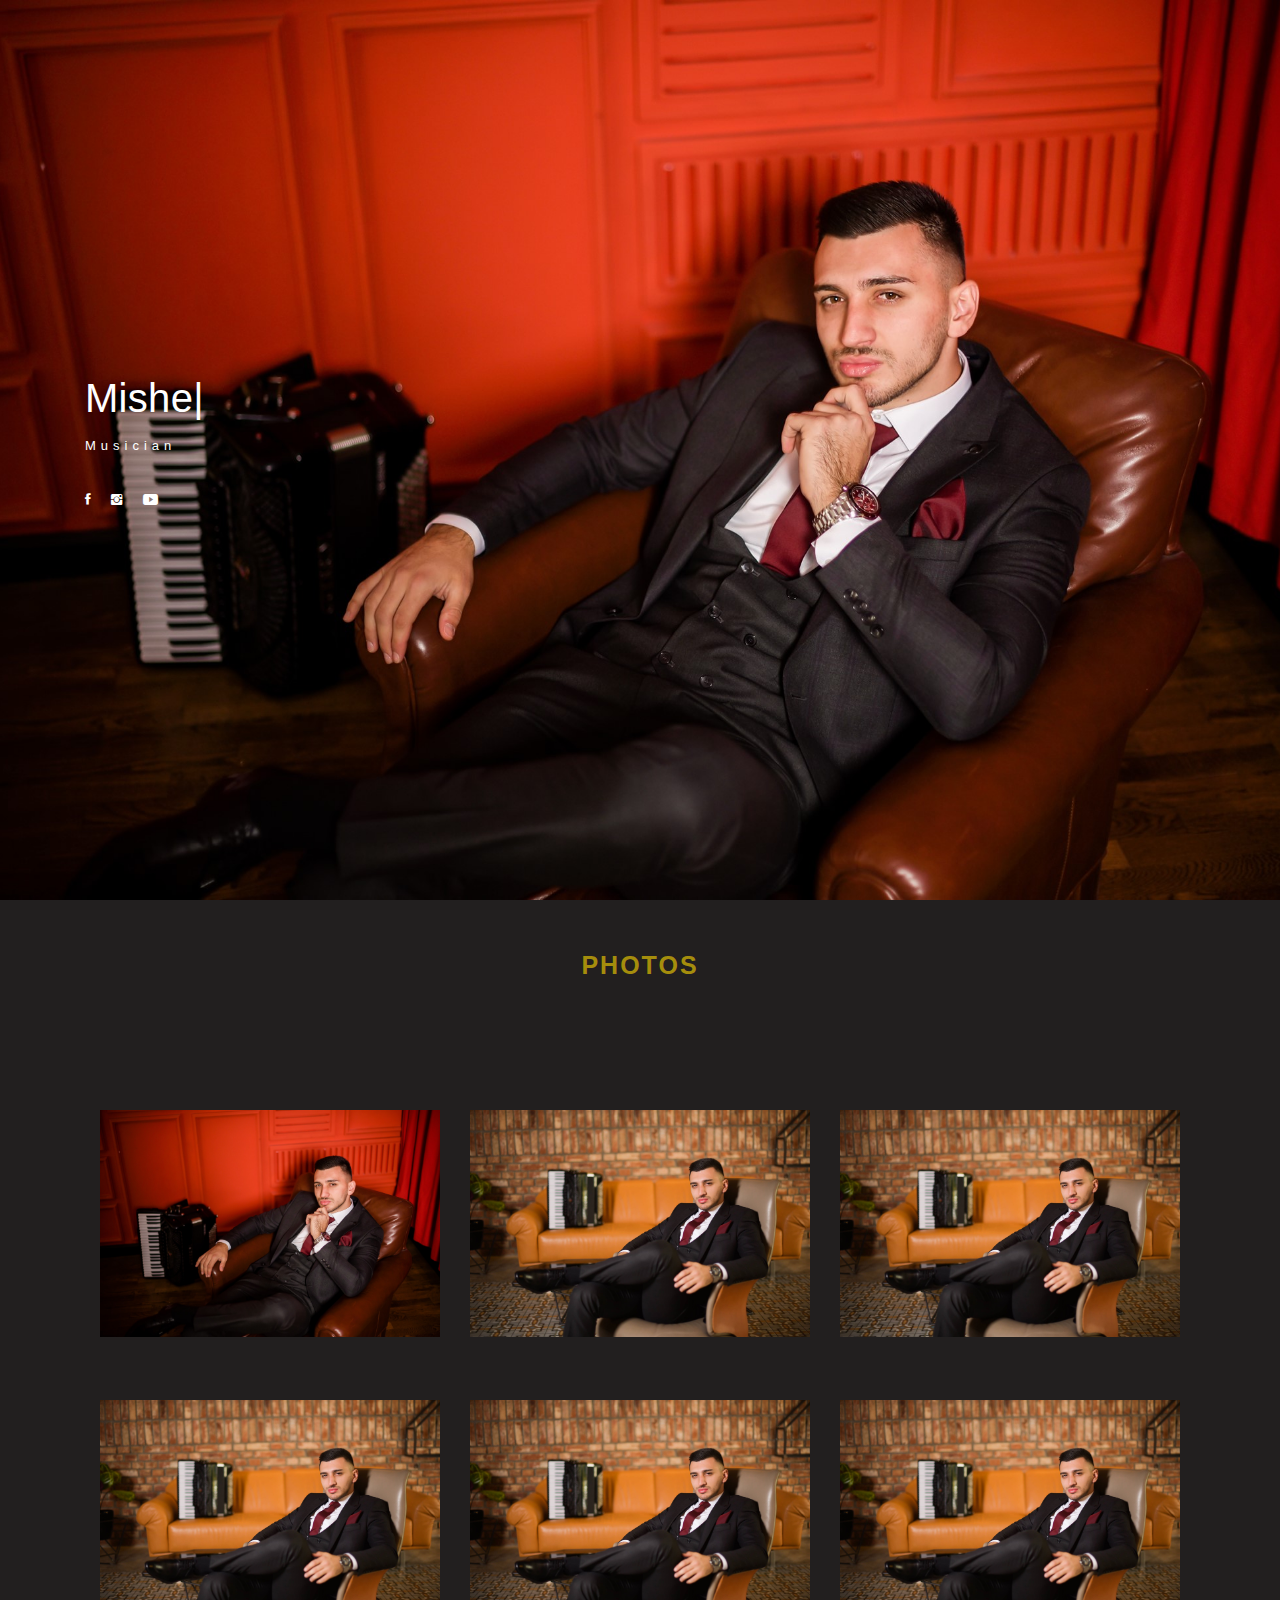
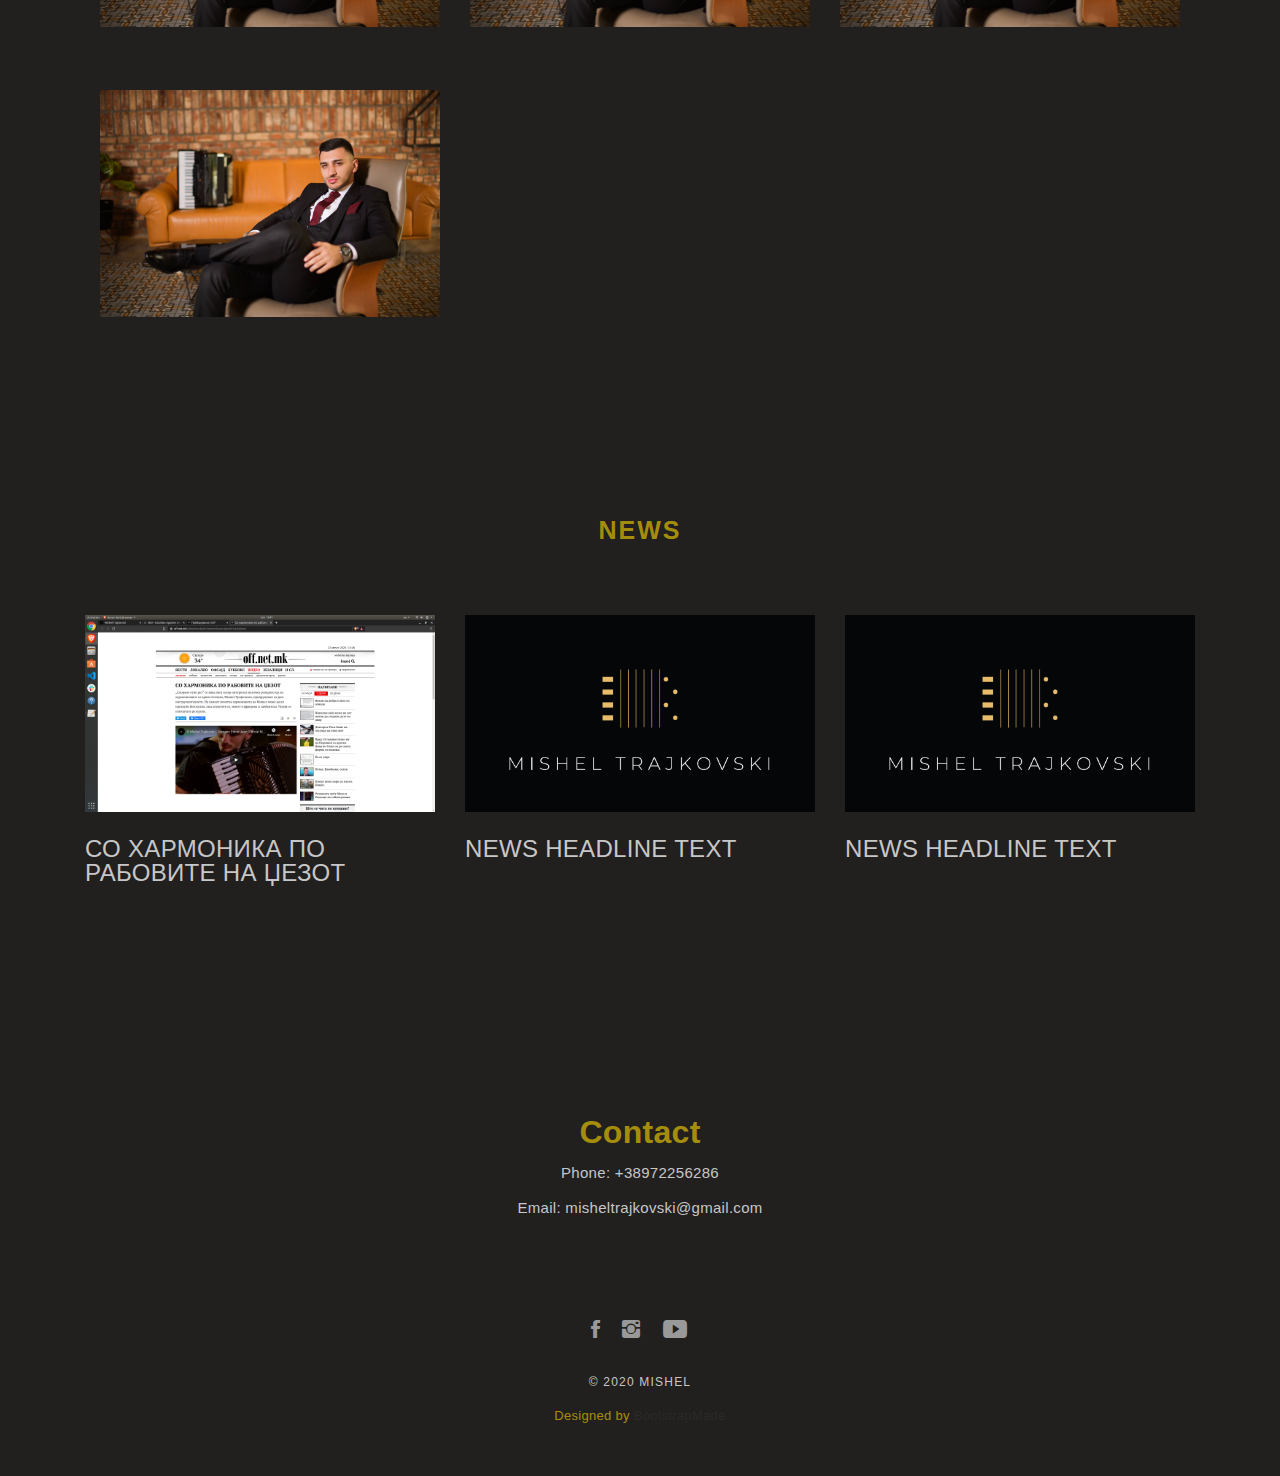
<file: Webpage/index.html>
<!DOCTYPE html>
<html lang="en">

<head>
  <!-- meta -->
  <meta charset="utf-8">
  <meta content="width=device-width, initial-scale=1.0" name="viewport">

  <title>Mishel Trajkovski</title>
  <meta content="" name="keywords">
  <meta content="" name="description">

  <!-- Google Fonts -->
  <link href="https://fonts.googleapis.com/css?family=Poppins:300,300i,400,400i,500,500i,600,600i,700,700i|Playfair+Display:400,400i,700,700i,900,900i" rel="stylesheet">

  <!-- Bootstrap CSS File -->
  <link href="lib/bootstrap/css/bootstrap.min.css" rel="stylesheet">

  <!-- Libraries CSS Files -->
  <link href="lib/ionicons/css/ionicons.min.css" rel="stylesheet">
  <link href="lib/owlcarousel/assets/owl.carousel.min.css" rel="stylesheet">
  <link href="lib/magnific-popup/magnific-popup.css" rel="stylesheet">
  <link href="lib/hover/hover.min.css" rel="stylesheet">

  <!-- Main Stylesheet File -->
  <link href="css/style.css" rel="stylesheet">

  <!-- Responsive css -->
  <link href="css/responsive.css" rel="stylesheet">

  <!-- Favicon -->
  <link rel="shortcut icon" href="images/mishel-logo.jpg">

  <!-- =======================================================
    Theme Name: Folio
    Theme URL: https://bootstrapmade.com/folio-bootstrap-portfolio-template/
    Author: BootstrapMade.com
    Author URL: https://bootstrapmade.com
  ======================================================= -->
</head>

<body>

  <!-- start section navbar -->
  <nav id="main-nav">
    <div class="row">
      <div class="container">

        <div class="logo">
          <a href="index.html"><img src="images/mishel-logo.jpg" alt="logo"></a>
        </div>

        <div class="responsive"><i data-icon="m" class="ion-navicon-round"></i></div>

        <ul class="nav-menu list-unstyled">
          <li><a href="about.html" class="smoothScroll">About</a></li>
          <li><a href="music.html" class="smoothScroll">Music</a></li>
          <li><a href="#contact" class="smoothScroll">Contact</a></li>
        </ul>

      </div>
    </div>
  </nav>
  <!-- End section navbar -->


  <!-- start section header -->
  <div id="header" class="home">

    <div class="container">
      <div class="header-content">
        <h1> <span class="typed"></span></h1>
        <p>Musician</p>

        <ul class="list-unstyled list-social">
          <li><a href="https://www.facebook.com/MishelTrajkovski/"><i class="ion-social-facebook"></i></a></li>
          <li><a href="https://www.instagram.com/misheltrajkovski/"><i class="ion-social-instagram"></i></a></li>
          <li><a href="https://www.youtube.com/channel/UCKeHnP7MVvu0O_TH0qCrCnA/featured"><i class="ion-social-youtube"></i></a></li>
        </ul>
      </div>
    </div>
  </div>
  <!-- End section header -->


  <!-- start section services -->
  <!-- <div id="services">
    <div class="container">

        <div class="services-carousel owl-theme">

          <div class="services-block">

            <i class="ion-ios-browsers-outline"></i>
            <span>UI/UX DESIGN</span>
            <p class="separator">To an English person, it will seem like simplified English,told me what </p>

          </div>

          <div class="services-block">

            <i class="ion-ios-lightbulb-outline"></i>
            <span>BRAND IDENTITY</span>
            <p class="separator">To an English person, it will seem like simplified English,told me what </p>

          </div>

          <div class="services-block">

            <i class="ion-ios-color-wand-outline"></i>
            <span>WEB DESIGN</span>
            <p class="separator">To an English person, it will seem like simplified English,told me what </p>

          </div>

          <div class="services-block">

            <i class="ion-social-android-outline"></i>
            <span>MOBILE APPS</span>
            <p class="separator">To an English person, it will seem like simplified English,told me what </p>

          </div>

          <div class="services-block">

            <i class="ion-ios-analytics-outline"></i>
            <span>Analytics</span>
            <p class="separator">To an English person, it will seem like simplified English,told me what </p>

          </div>

          <div class="services-block">

            <i class="ion-ios-camera-outline"></i>
            <span>PHOTOGRAPHY</span>
            <p class="separator">To an English person, it will seem like simplified English,told me what </p>

          </div>

        </div>

    </div>

  </div> -->
  <!-- end section services -->


  <!-- start section portfolio -->
  <div id="portfolio" class="text-center paddsection">

    <div class="container">
      <div class="section-title text-center">
        <h2>Photos</h2>
      </div>
    </div>

    <div class="container">
      <div class="row">
        <div class="col-md-12">

          <div class="portfolio-list">

            <ul class="nav list-unstyled" id="portfolio-flters">
              <!-- <li class="filter filter-active" data-filter=".all">Images</li> -->
              <!-- <li class="filter" data-filter=".branding">branding</li>
              <li class="filter" data-filter=".mockups">mockups</li>
              <li class="filter" data-filter=".uikits">ui kits</li>
              <li class="filter" data-filter=".webdesign">web design</li>
              <li class="filter" data-filter=".photography">photography</li> -->
            </ul>

          </div>

          <div class="portfolio-container">

            <div class="col-lg-4 col-md-6 portfolio-thumbnail all mockups webdesign photography">
              <a class="popup-img" href="images/mishel-media-1.jpg">
                <img src="images/mishel-media-1.jpg"  alt="img">
              </a>
            </div>

            <div class="col-lg-4 col-md-6 portfolio-thumbnail all mockups webdesign photography">
              <a class="popup-img" href="images/mishel-media-2.jpg">
                <img src="images/mishel-media-2.jpg"  alt="img">
              </a>
            </div>

            <div class="col-lg-4 col-md-6 portfolio-thumbnail all mockups webdesign photography">
              <a class="popup-img" href="images/mishel-media-2.jpg">
                <img src="images/mishel-media-2.jpg"  alt="img">
              </a>
            </div>

            <div class="col-lg-4 col-md-6 portfolio-thumbnail all mockups webdesign photography">
              <a class="popup-img" href="images/mishel-media-2.jpg">
                <img src="images/mishel-media-2.jpg"  alt="img">
              </a>
            </div>

            <div class="col-lg-4 col-md-6 portfolio-thumbnail all mockups webdesign photography">
              <a class="popup-img" href="images/mishel-media-2.jpg">
                <img src="images/mishel-media-2.jpg"  alt="img">
              </a>
            </div>

            <div class="col-lg-4 col-md-6 portfolio-thumbnail all mockups webdesign photography">
              <a class="popup-img" href="images/mishel-media-2.jpg">
                <img src="images/mishel-media-2.jpg"  alt="img">
              </a>
            </div>

            <div class="col-lg-4 col-md-6 portfolio-thumbnail all mockups webdesign photography">
              <a class="popup-img" href="images/mishel-media-2.jpg">
                <img src="images/mishel-media-2.jpg"  alt="img">
              </a>
            </div>

          </div>
        </div>
      </div>
    </div>

  </div>
  <!-- End section portfolio -->


  <!-- start section journal -->
  <div id="journal" class="text-left paddsection">

    <div class="container">
      <div class="section-title text-center">
        <h2>News</h2>
      </div>
    </div>

    <div class="container">
      <div class="journal-block">
        <div class="row">

          <div class="col-lg-4 col-md-6">
            <div class="journal-info">

              <a href="https://off.net.mk/video/muzika/so-harmonika-po-rabovite-na-dzhezot"><img src="images/mishel-vesti-1.jpg" class="img-responsive" alt="img"></a>

              <div class="journal-txt">

                <h4><a href="https://off.net.mk/video/muzika/so-harmonika-po-rabovite-na-dzhezot">СО ХАРМОНИКА ПО РАБОВИТЕ НА ЏЕЗОТ</a></h4>
                <!-- <p class="separator">To an English person, it will seem like simplified English</p> -->

              </div>

            </div>
          </div>

          <div class="col-lg-4 col-md-6">
            <div class="journal-info">

              <a href="blog-single.html"><img src="images/mishel-logo.jpg" class="img-responsive" alt="img"></a>

              <div class="journal-txt">

                <h4><a href="blog-single.html">NEWS HEADLINE TEXT</a></h4>
                <!-- <p class="separator">To an English person, it will seem like simplified English</p> -->

              </div>

            </div>
          </div>

          <div class="col-lg-4 col-md-6">
            <div class="journal-info">

              <a href="blog-single.html"><img src="images/mishel-logo.jpg" class="img-responsive" alt="img"></a>

              <div class="journal-txt">

                <h4><a href="blog-single.html">NEWS HEADLINE TEXT</a></h4>
                <!-- <p class="separator">To an English person, it will seem like simplified English</p> -->

              </div>

            </div>
          </div>

        </div>
      </div>
    </div>

  </div>
  <!-- End section journal -->


  <!-- start section contact -->
  <div id="contact" class="paddsection">
    <div class="contact-centered-text">
      <h2>Contact</h2>

      <p>Phone: +38972256286</p>
      <p>Email: misheltrajkovski@gmail.com</p>
      <!-- <p>Skopje, North Macedonia</p> -->
    </div>
  </div>
  <!-- End sectoion contact -->


  <!-- start section footer -->
  <div id="footer" class="text-center">
    <div class="container">
      <div class="socials-media text-center">

        <ul class="list-unstyled">
          <li><a href="https://www.facebook.com/MishelTrajkovski/"><i class="ion-social-facebook"></i></a></li>
          <li><a href="https://www.instagram.com/misheltrajkovski/"><i class="ion-social-instagram"></i></a></li>
          <li><a href="https://www.youtube.com/channel/UCKeHnP7MVvu0O_TH0qCrCnA/featured"><i class="ion-social-youtube"></i></a></li>
        </ul>

      </div>

      <p>&copy; 2020  Mishel</p>

      <div class="credits">
        <!--
          All the links in the footer should remain intact.
          You can delete the links only if you purchased the pro version.
          Licensing information: https://bootstrapmade.com/license/
          Purchase the pro version with working PHP/AJAX contact form: https://bootstrapmade.com/buy/?theme=Folio
        -->
        Designed by <a href="https://bootstrapmade.com/">BootstrapMade</a>
      </div>

    </div>
  </div>
  <!-- End section footer -->

  <!-- JavaScript Libraries -->
  <script src="lib/jquery/jquery.min.js"></script>
  <script src="lib/jquery/jquery-migrate.min.js"></script>
  <script src="lib/bootstrap/js/bootstrap.bundle.min.js"></script>
  <script src="lib/typed/typed.js"></script>
  <script src="lib/owlcarousel/owl.carousel.min.js"></script>
  <script src="lib/magnific-popup/magnific-popup.min.js"></script>
  <script src="lib/isotope/isotope.pkgd.min.js"></script>

  <!-- Contact Form JavaScript File -->
  <script src="contactform/contactform.js"></script>

  <!-- Template Main Javascript File -->
  <script src="js/main.js"></script>

</body>

</html>
</file>
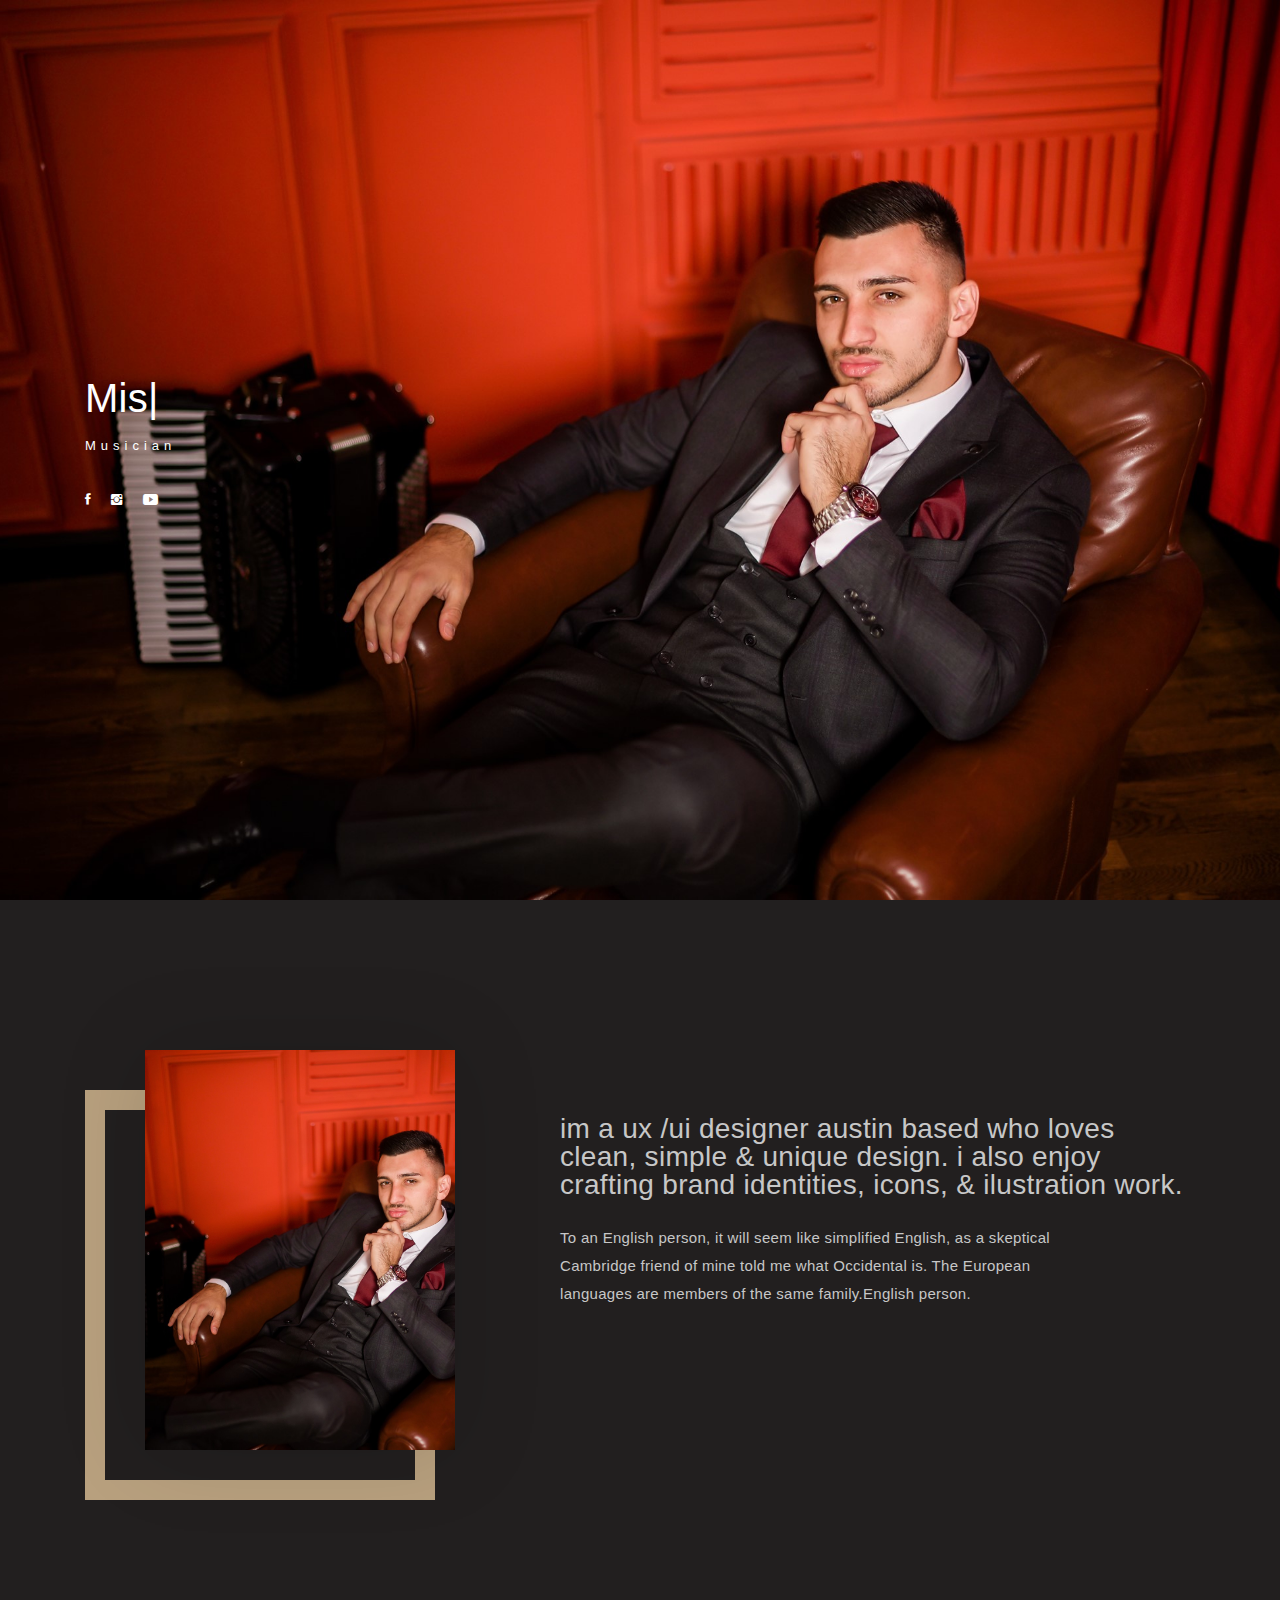
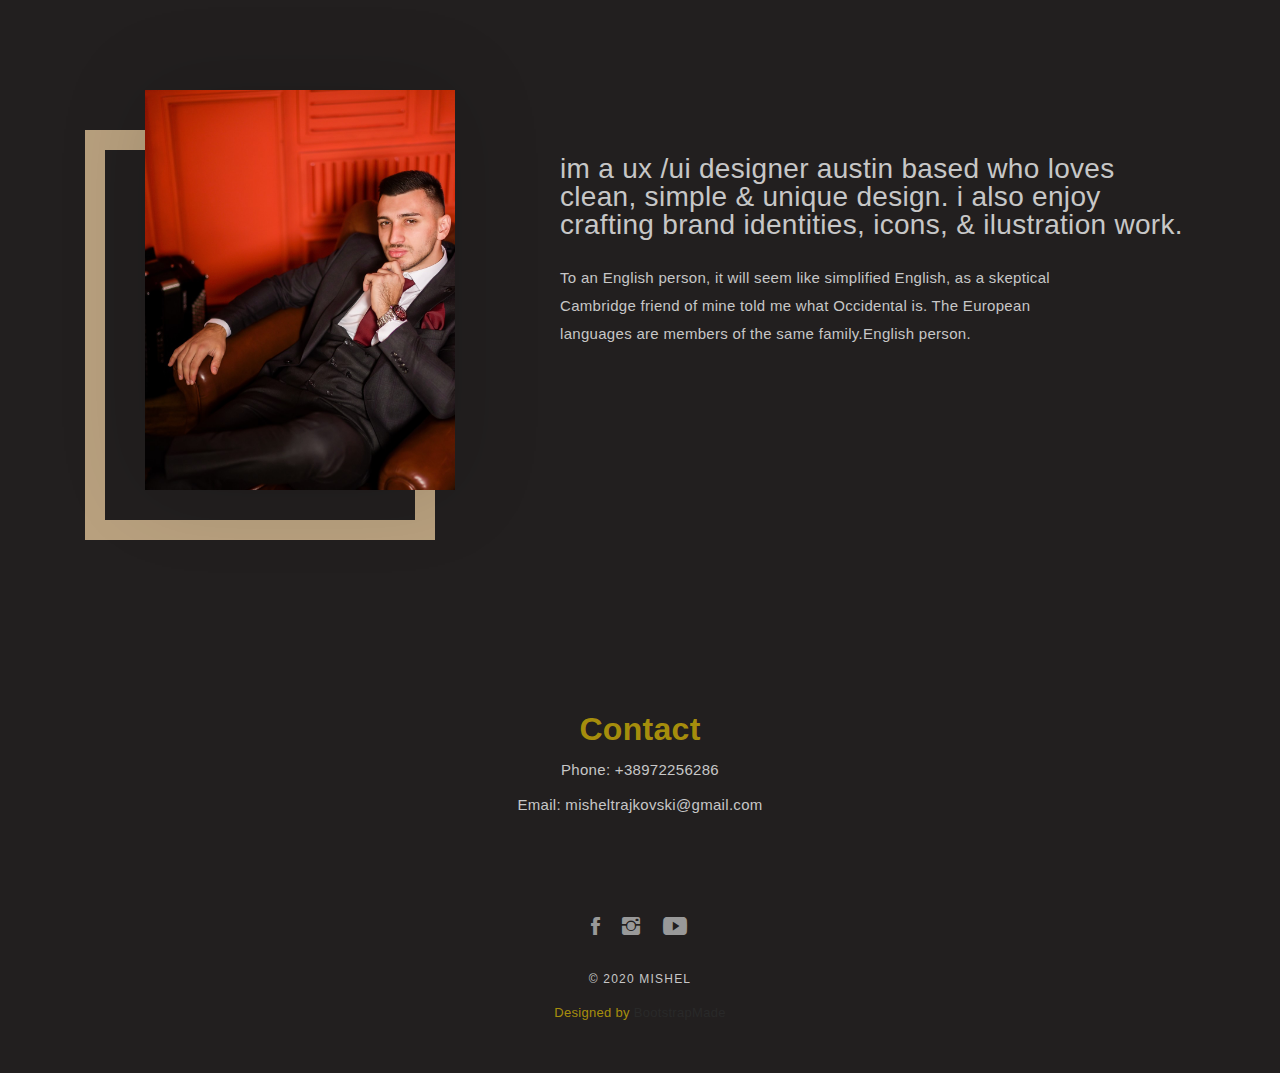
<file: Webpage/about.html>
<!DOCTYPE html>
<html lang="en">

<head>
  <!-- meta -->
  <meta charset="utf-8">
  <meta content="width=device-width, initial-scale=1.0" name="viewport">

  <title>Mishel Trajkovski</title>
  <meta content="" name="keywords">
  <meta content="" name="description">

  <!-- Google Fonts -->
  <link href="https://fonts.googleapis.com/css?family=Poppins:300,300i,400,400i,500,500i,600,600i,700,700i|Playfair+Display:400,400i,700,700i,900,900i" rel="stylesheet">

  <!-- Bootstrap CSS File -->
  <link href="lib/bootstrap/css/bootstrap.min.css" rel="stylesheet">

  <!-- Libraries CSS Files -->
  <link href="lib/ionicons/css/ionicons.min.css" rel="stylesheet">
  <link href="lib/owlcarousel/assets/owl.carousel.min.css" rel="stylesheet">
  <link href="lib/magnific-popup/magnific-popup.css" rel="stylesheet">
  <link href="lib/hover/hover.min.css" rel="stylesheet">

  <!-- Main Stylesheet File -->
  <link href="css/style.css" rel="stylesheet">

  <!-- Responsive css -->
  <link href="css/responsive.css" rel="stylesheet">

  <!-- Favicon -->
  <link rel="shortcut icon" href="images/mishel-logo.jpg">

</head>

<body>

  <!-- start section navbar -->
  <nav id="main-nav">
    <div class="row">
      <div class="container">

        <div class="logo">
          <a href="index.html"><img src="images/mishel-logo.jpg" alt="logo"></a>
        </div>

        <div class="responsive"><i data-icon="m" class="ion-navicon-round"></i></div>

        <ul class="nav-menu list-unstyled">
          <li><a href="#about" class="smoothScroll">About</a></li>
          <li><a href="#portfolio" class="smoothScroll">Portfolio</a></li>
          <li><a href="#contact" class="smoothScroll">Contact</a></li>
        </ul>

      </div>
    </div>
  </nav>
  <!-- End section navbar -->


  <!-- start section header -->
  <div id="header" class="home">

    <div class="container">
      <div class="header-content">
        <h1> <span class="typed"></span></h1>
        <p>Musician</p>

        <ul class="list-unstyled list-social">
          <li><a href="https://www.facebook.com/MishelTrajkovski/"><i class="ion-social-facebook"></i></a></li>
          <li><a href="https://www.instagram.com/misheltrajkovski/"><i class="ion-social-instagram"></i></a></li>
          <li><a href="https://www.youtube.com/channel/UCKeHnP7MVvu0O_TH0qCrCnA/featured"><i class="ion-social-youtube"></i></a></li>
        </ul>
      </div>
    </div>
  </div>
  <!-- End section header -->


  <!-- start section about us -->
  <div id="about" class="paddsection">
    <div class="container">
      <div class="row justify-content-between">

        <div class="col-lg-4 ">
          <div class="div-img-bg">
            <div class="about-img">
              <img src="images/mishel-media-1.jpg" class="img-responsive" alt="me">
            </div>
          </div>
        </div>

        <div class="col-lg-7">
          <div class="about-descr">

            <p class="p-heading">im a ux /ui designer austin based who loves clean, simple & unique design. i also enjoy crafting brand identities, icons, & ilustration work. </p>
            <p class="separator">To an English person, it will seem like simplified English, as a skeptical Cambridge friend of mine told me what Occidental is. The European languages are members of the same family.English person.</p>

          </div>

        </div>
      </div>
    </div>
  </div>
  <!-- end section about us -->

  <!-- start section about us -->
  <div id="about" class="paddsection">
    <div class="container">
      <div class="row justify-content-between">

        <div class="col-lg-4 ">
          <div class="div-img-bg">
            <div class="about-img">
              <img src="images/mishel-media-1.jpg" class="img-responsive" alt="me">
            </div>
          </div>
        </div>

        <div class="col-lg-7">
          <div class="about-descr">

            <p class="p-heading">im a ux /ui designer austin based who loves clean, simple & unique design. i also enjoy crafting brand identities, icons, & ilustration work. </p>
            <p class="separator">To an English person, it will seem like simplified English, as a skeptical Cambridge friend of mine told me what Occidental is. The European languages are members of the same family.English person.</p>

          </div>

        </div>
      </div>
    </div>
  </div>
  <!-- end section about us -->


  <!-- start section contact -->
  <div id="contact" class="paddsection">
    <div class="contact-centered-text">
      <h2>Contact</h2>

      <p>Phone: +38972256286</p>
      <p>Email: misheltrajkovski@gmail.com</p>
      <!-- <p>Skopje, North Macedonia</p> -->
    </div>
  </div>
  <!-- End sectoion contact -->


  <!-- start section footer -->
  <div id="footer" class="text-center">
    <div class="container">
      <div class="socials-media text-center">

        <ul class="list-unstyled">
          <li><a href="https://www.facebook.com/MishelTrajkovski/"><i class="ion-social-facebook"></i></a></li>
          <li><a href="https://www.instagram.com/misheltrajkovski/"><i class="ion-social-instagram"></i></a></li>
          <li><a href="https://www.youtube.com/channel/UCKeHnP7MVvu0O_TH0qCrCnA/featured"><i class="ion-social-youtube"></i></a></li>
        </ul>

      </div>

      <p>&copy; 2020  Mishel</p>

      <div class="credits">

        Designed by <a href="https://bootstrapmade.com/">BootstrapMade</a>
      </div>

    </div>
  </div>
  <!-- End section footer -->

  <!-- JavaScript Libraries -->
  <script src="lib/jquery/jquery.min.js"></script>
  <script src="lib/jquery/jquery-migrate.min.js"></script>
  <script src="lib/bootstrap/js/bootstrap.bundle.min.js"></script>
  <script src="lib/typed/typed.js"></script>
  <script src="lib/owlcarousel/owl.carousel.min.js"></script>
  <script src="lib/magnific-popup/magnific-popup.min.js"></script>
  <script src="lib/isotope/isotope.pkgd.min.js"></script>

  <!-- Contact Form JavaScript File -->
  <script src="contactform/contactform.js"></script>

  <!-- Template Main Javascript File -->
  <script src="js/main.js"></script>

</body>

</html>
</file>
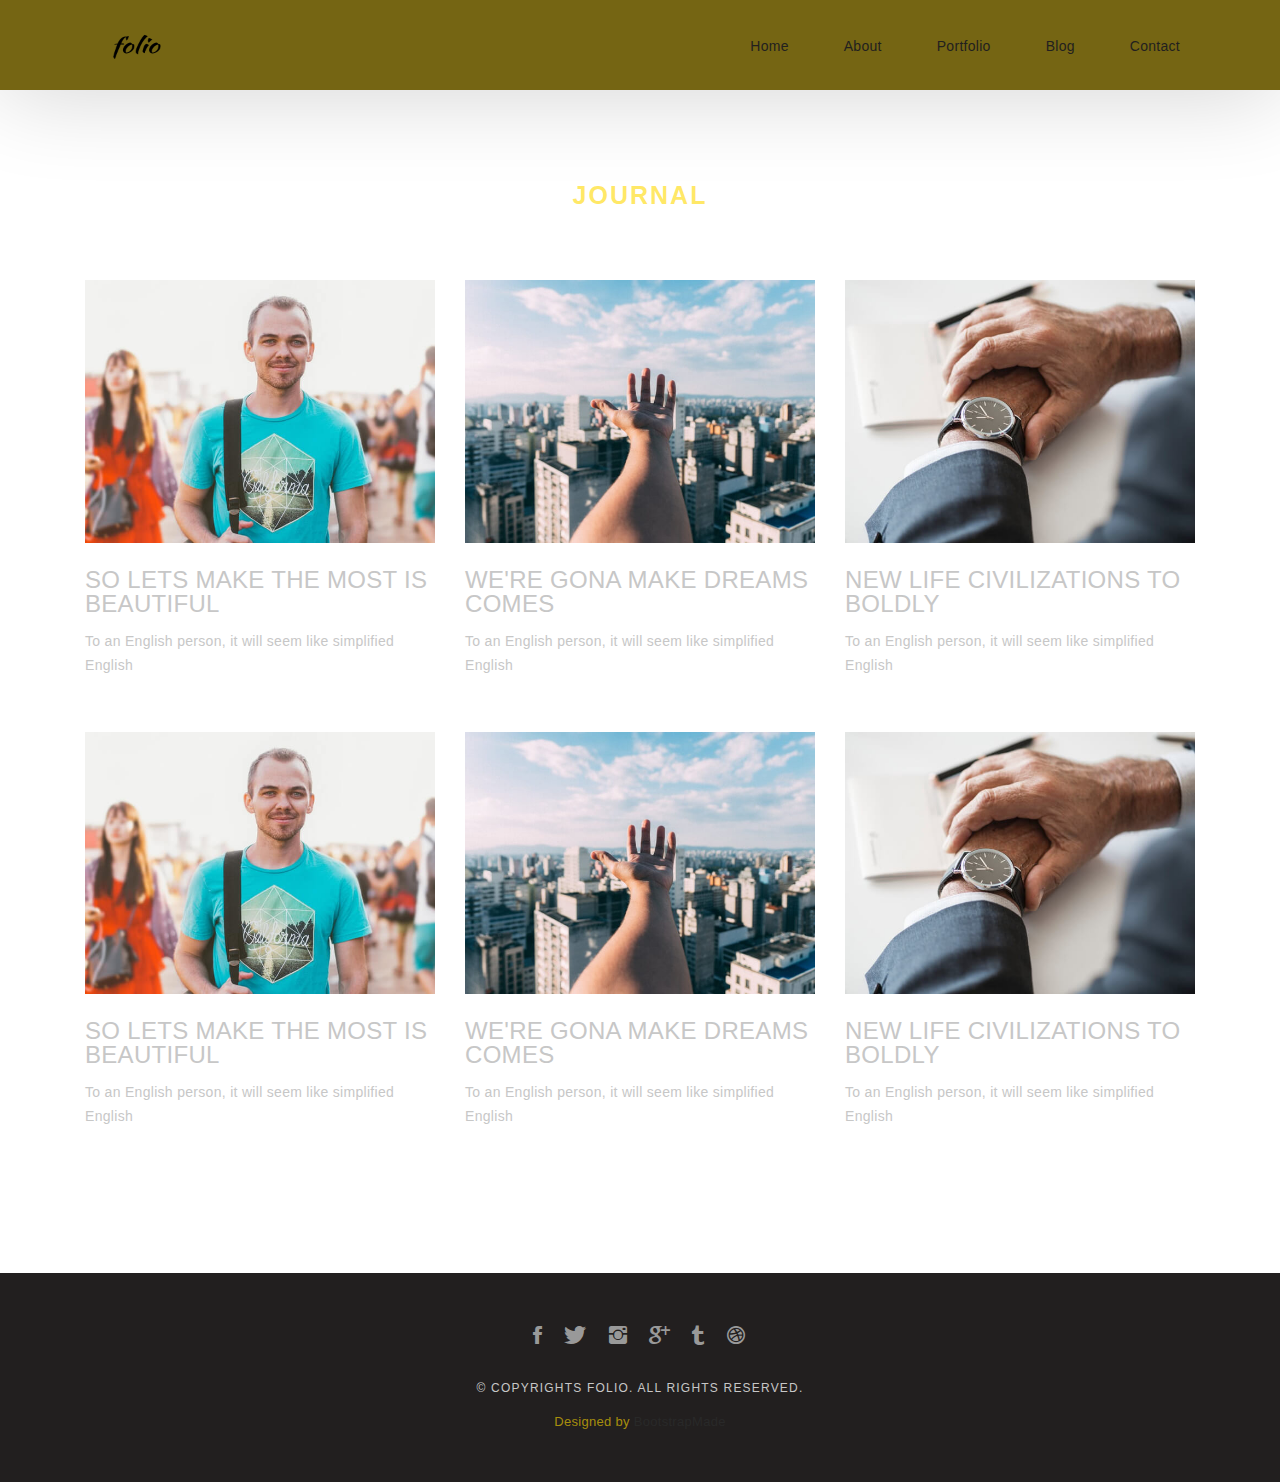
<file: Webpage/blog-grid.html>
<!DOCTYPE html>
<html lang="en">

<head>
  <!-- meta -->
  <meta charset="utf-8">
  <meta content="width=device-width, initial-scale=1.0" name="viewport">

  <title>Folio - Blog Grid</title>
  <meta content="" name="keywords">
  <meta content="" name="description">

  <!-- Google Fonts -->
  <link href="https://fonts.googleapis.com/css?family=Poppins:300,300i,400,400i,500,500i,600,600i,700,700i|Playfair+Display:400,400i,700,700i,900,900i" rel="stylesheet">

  <!-- Bootstrap CSS File -->
  <link href="lib/bootstrap/css/bootstrap.min.css" rel="stylesheet">

  <!-- Libraries CSS Files -->
  <link href="lib/ionicons/css/ionicons.min.css" rel="stylesheet">
  <link href="lib/owlcarousel/assets/owl.carousel.min.css" rel="stylesheet">
  <link href="lib/magnific-popup/magnific-popup.css" rel="stylesheet">
  <link href="lib/hover/hover.min.css" rel="stylesheet">

  <!-- Blog Stylesheet File -->
  <link href="css/blog.css" rel="stylesheet">

  <!-- Main Stylesheet File -->
  <link href="css/style.css" rel="stylesheet">

  <!-- Responsive css -->
  <link href="css/responsive.css" rel="stylesheet">

  <!-- Favicon -->
  <link rel="shortcut icon" href="images/favicon.png">

  <!-- =======================================================
    Theme Name: Folio
    Theme URL: https://bootstrapmade.com/folio-bootstrap-portfolio-template/
    Author: BootstrapMade.com
    Author URL: https://bootstrapmade.com
  ======================================================= -->
</head>

<body>

  <!-- start section navbar -->
  <nav id="main-nav-subpage" class="subpage-nav">
    <div class="row">
      <div class="container">

        <div class="logo">
          <a href="index.html"><img src="images/logo.png" alt="logo"></a>
        </div>

        <div class="responsive"><i data-icon="m" class="ion-navicon-round"></i></div>

        <ul class="nav-menu list-unstyled">
          <li><a href="#homee" class="smoothScroll">Home</a></li>
          <li><a href="#about" class="smoothScroll">About</a></li>
          <li><a href="#portfolio" class="smoothScroll">Portfolio</a></li>
          <li><a href="#blog" class="smoothScroll">Blog</a></li>
          <li><a href="#contact" class="smoothScroll">Contact</a></li>
        </ul>

      </div>
    </div>
  </nav>
  <!-- End section navbar -->

  <!-- start section journal -->
  <div id="journal-blog" class="text-left  paddsections">

    <div class="container">
      <div class="section-title text-center">
        <h2>journal</h2>
      </div>
    </div>

    <div class="container">
      <div class="journal-block">
        <div class="row">

          <div class="col-lg-4 col-md-6">
            <div class="journal-info mb-30">

              <a href="blog-single.html"><img src="images/blog-post-1.jpg" class="img-responsive" alt="img"></a>

              <div class="journal-txt">

                <h4><a href="blog-single.html">SO LETS MAKE THE MOST IS BEAUTIFUL</a></h4>
                <p class="separator">To an English person, it will seem like simplified English
                </p>

              </div>

            </div>
          </div>

          <div class="col-lg-4 col-md-6">
            <div class="journal-info mb-30">

              <a href="blog-single.html"><img src="images/blog-post-2.jpg" class="img-responsive" alt="img"></a>

              <div class="journal-txt">

                <h4><a href="blog-single.html">WE'RE GONA MAKE DREAMS COMES</a></h4>
                <p class="separator">To an English person, it will seem like simplified English
                </p>

              </div>

            </div>
          </div>

          <div class="col-lg-4 col-md-6">
            <div class="journal-info mb-30">

              <a href="blog-single.html"><img src="images/blog-post-3.jpg" class="img-responsive" alt="img"></a>

              <div class="journal-txt">

                <h4><a href="blog-single.html">NEW LIFE CIVILIZATIONS TO BOLDLY</a></h4>
                <p class="separator">To an English person, it will seem like simplified English
                </p>

              </div>

            </div>
          </div>

          <div class="col-lg-4 col-md-6">
            <div class="journal-info mb-30">

              <a href="blog-single.html"><img src="images/blog-post-1.jpg" class="img-responsive" alt="img"></a>

              <div class="journal-txt">

                <h4><a href="blog-single.html">SO LETS MAKE THE MOST IS BEAUTIFUL</a></h4>
                <p class="separator">To an English person, it will seem like simplified English
                </p>

              </div>

            </div>
          </div>

          <div class="col-lg-4 col-md-6">
            <div class="journal-info mb-30">

              <a href="blog-single.html"><img src="images/blog-post-2.jpg" class="img-responsive" alt="img"></a>

              <div class="journal-txt">

                <h4><a href="blog-single.html">WE'RE GONA MAKE DREAMS COMES</a></h4>
                <p class="separator">To an English person, it will seem like simplified English
                </p>

              </div>

            </div>
          </div>

          <div class="col-lg-4 col-md-6">
            <div class="journal-info mb-30">

              <a href="blog-single.html"><img src="images/blog-post-3.jpg" class="img-responsive" alt="img"></a>

              <div class="journal-txt">

                <h4><a href="blog-single.html">NEW LIFE CIVILIZATIONS TO BOLDLY</a></h4>
                <p class="separator">To an English person, it will seem like simplified English
                </p>

              </div>

            </div>
          </div>

        </div>
      </div>
    </div>
  </div>
  <!-- End section journal -->


  <!-- start section footer -->
  <div id="footer" class="text-center">
    <div class="container">
      <div class="socials-media text-center">

        <ul class="list-unstyled">
          <li><a href="#"><i class="ion-social-facebook"></i></a></li>
          <li><a href="#"><i class="ion-social-twitter"></i></a></li>
          <li><a href="#"><i class="ion-social-instagram"></i></a></li>
          <li><a href="#"><i class="ion-social-googleplus"></i></a></li>
          <li><a href="#"><i class="ion-social-tumblr"></i></a></li>
          <li><a href="#"><i class="ion-social-dribbble"></i></a></li>
        </ul>

      </div>

      <p>&copy; Copyrights Folio. All rights reserved.</p>

      <div class="credits">
        <!--
          All the links in the footer should remain intact.
          You can delete the links only if you purchased the pro version.
          Licensing information: https://bootstrapmade.com/license/
          Purchase the pro version with working PHP/AJAX contact form: https://bootstrapmade.com/buy/?theme=Folio
        -->
        Designed by <a href="https://bootstrapmade.com/">BootstrapMade</a>
      </div>

    </div>
  </div>
  <!-- End section footer -->

  <!-- JavaScript Libraries -->
  <script src="lib/jquery/jquery.min.js"></script>
  <script src="lib/jquery/jquery-migrate.min.js"></script>
  <script src="lib/bootstrap/js/bootstrap.bundle.min.js"></script>
  <script src="lib/typed/typed.js"></script>
  <script src="lib/owlcarousel/owl.carousel.min.js"></script>
  <script src="lib/magnific-popup/magnific-popup.min.js"></script>
  <script src="lib/isotope/isotope.pkgd.min.js"></script>

  <!-- Contact Form JavaScript File -->
  <script src="contactform/contactform.js"></script>

  <!-- Template Main Javascript File -->
  <script src="js/main.js"></script>

</body>

</html>
</file>
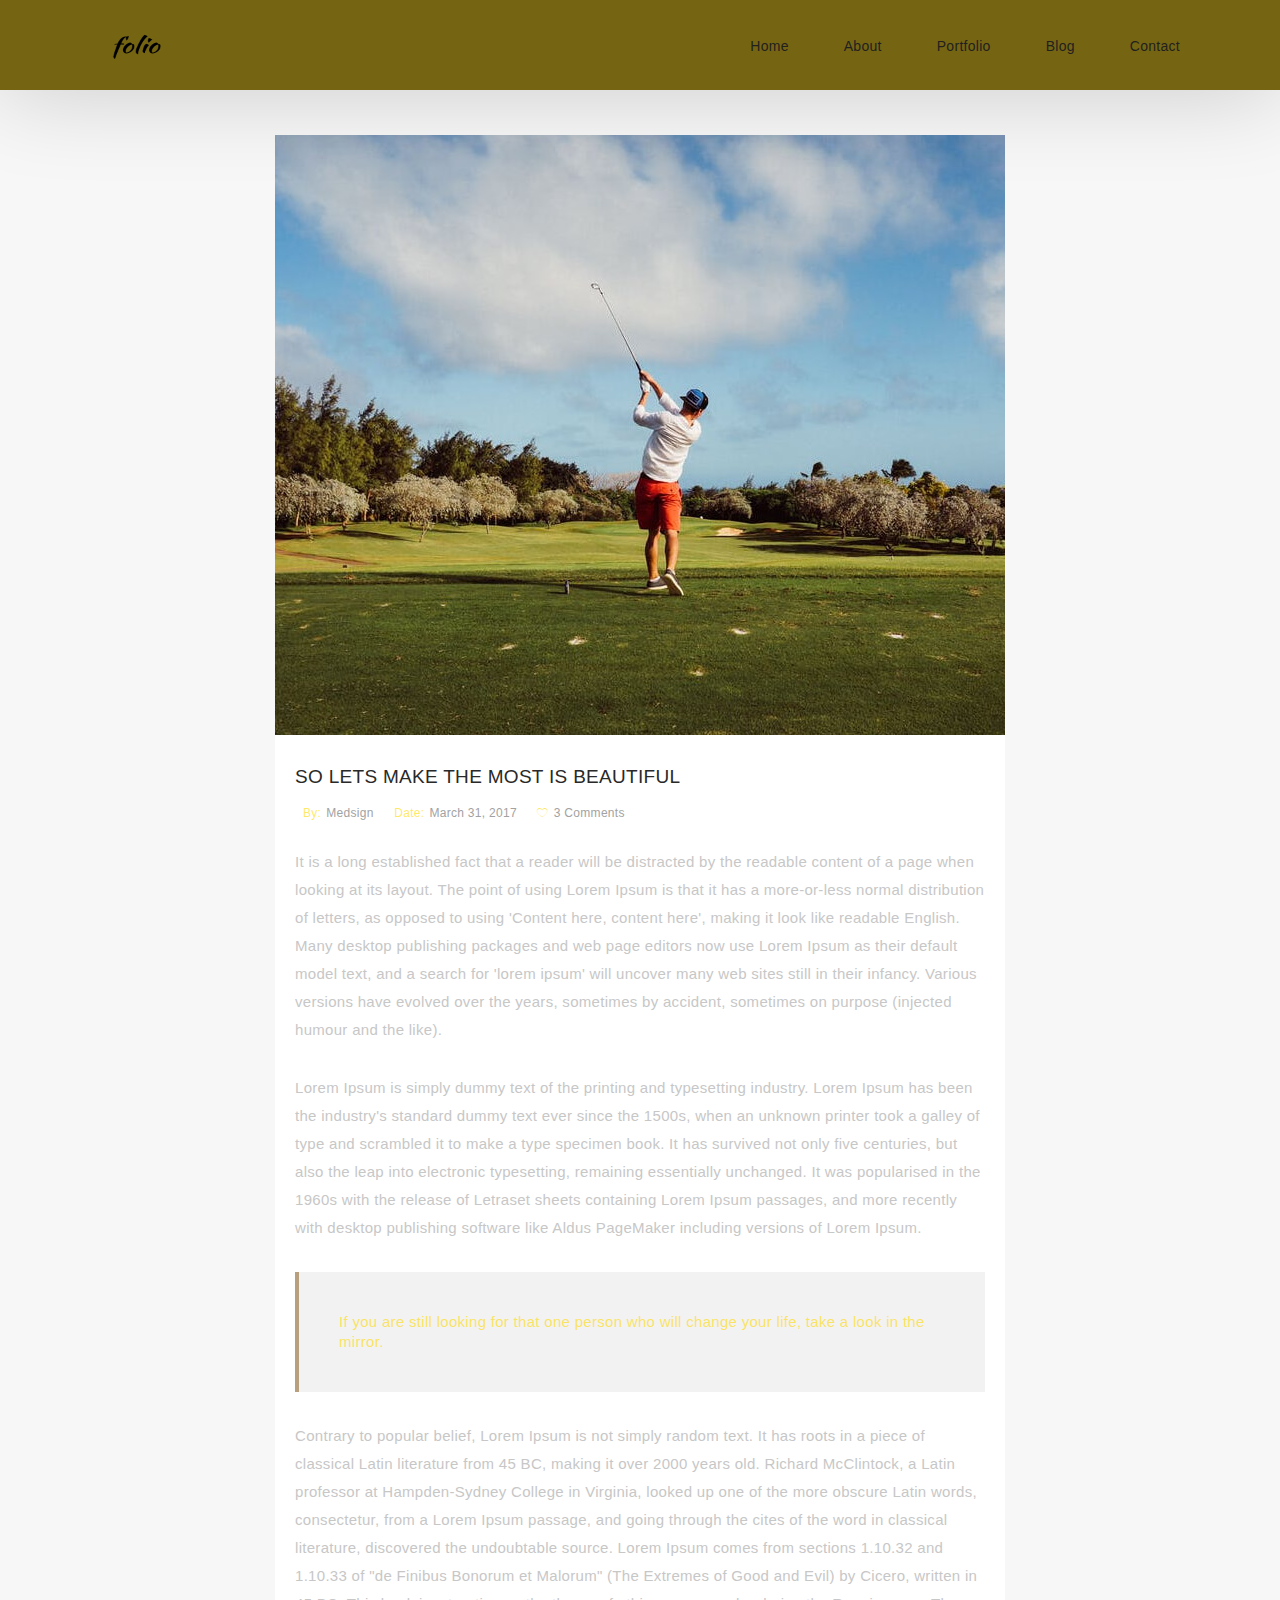
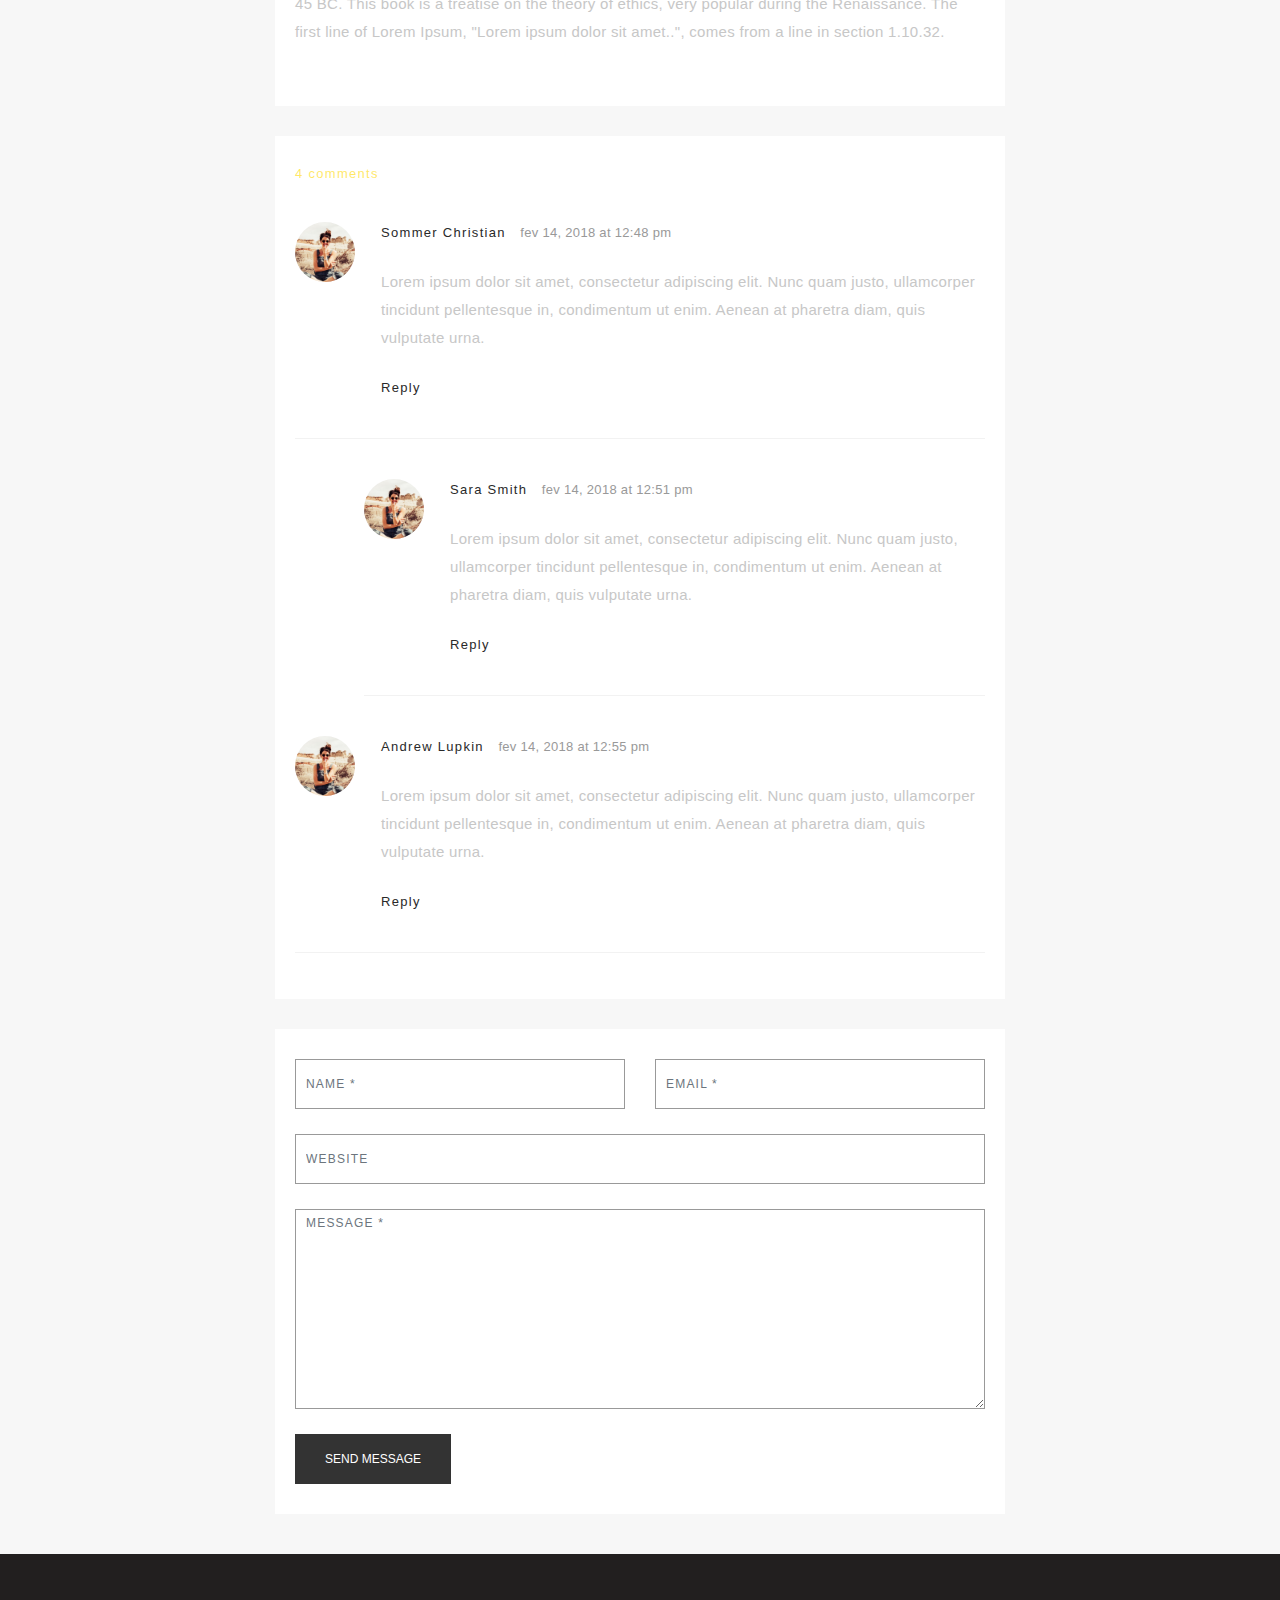
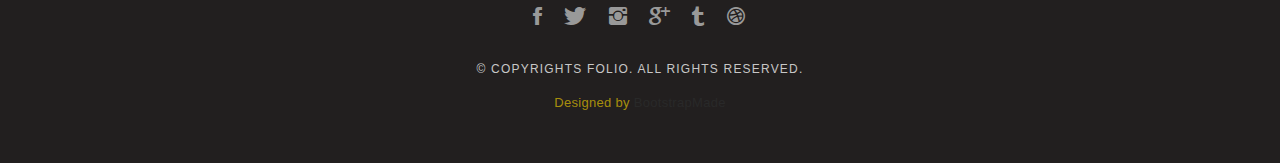
<file: Webpage/blog-single.html>
<!DOCTYPE html>
<html lang="en">

<head>
  <!-- meta -->
  <meta charset="utf-8">
  <meta content="width=device-width, initial-scale=1.0" name="viewport">

  <title>Folio - Blog Singlee</title>
  <meta content="" name="keywords">
  <meta content="" name="description">

  <!-- Google Fonts -->
  <link href="https://fonts.googleapis.com/css?family=Poppins:300,300i,400,400i,500,500i,600,600i,700,700i|Playfair+Display:400,400i,700,700i,900,900i" rel="stylesheet">

  <!-- Bootstrap CSS File -->
  <link href="lib/bootstrap/css/bootstrap.min.css" rel="stylesheet">

  <!-- Libraries CSS Files -->
  <link href="lib/ionicons/css/ionicons.min.css" rel="stylesheet">
  <link href="lib/owlcarousel/assets/owl.carousel.min.css" rel="stylesheet">
  <link href="lib/magnific-popup/magnific-popup.css" rel="stylesheet">
  <link href="lib/hover/hover.min.css" rel="stylesheet">

  <!-- Blog Stylesheet File -->
  <link href="css/blog.css" rel="stylesheet">

  <!-- Main Stylesheet File -->
  <link href="css/style.css" rel="stylesheet">

  <!-- Responsive css -->
  <link href="css/responsive.css" rel="stylesheet">

  <!-- Favicon -->
  <link rel="shortcut icon" href="images/favicon.png">

  <!-- =======================================================
    Theme Name: Folio
    Theme URL: https://bootstrapmade.com/folio-bootstrap-portfolio-template/
    Author: BootstrapMade.com
    Author URL: https://bootstrapmade.com
  ======================================================= -->
</head>

<body>

  <!-- start section navbar -->
  <nav id="main-nav-subpage" class="subpage-nav">
    <div class="row">
      <div class="container">

        <div class="logo">
          <a href="index.html"><img src="images/logo.png" alt="logo"></a>
        </div>

        <div class="responsive"><i data-icon="m" class="ion-navicon-round"></i></div>

        <ul class="nav-menu list-unstyled">
          <li><a href="#homee" class="smoothScroll">Home</a></li>
          <li><a href="#about" class="smoothScroll">About</a></li>
          <li><a href="#portfolio" class="smoothScroll">Portfolio</a></li>
          <li><a href="#blog" class="smoothScroll">Blog</a></li>
          <li><a href="#contact" class="smoothScroll">Contact</a></li>
        </ul>
      </div>
    </div>
  </nav>
  <!-- End section navbar -->
  <!-- start section main content -->
  <div class="main-content paddsection">
    <div class="container">
      <div class="row justify-content-center">
        <div class="col-md-8 col-md-offset-2">
          <div class="row">
            <div class="container-main single-main">
              <div class="col-md-12">
                <div class="block-main mb-30">
                  <img src="images/blog-post-big.jpg" class="img-responsive" alt="reviews2">
                  <div class="content-main single-post padDiv">
                    <div class="journal-txt">
                      <h4><a href="#">SO LETS MAKE THE MOST IS BEAUTIFUL</a></h4>
                    </div>
                    <div class="post-meta">
                      <ul class="list-unstyled mb-0">
                        <li class="author">by:<a href="#">medsign</a></li>
                        <li class="date">date:<a href="#">March 31, 2017</a></li>
                        <li class="commont"><i class="ion-ios-heart-outline"></i><a href="#">3 Comments</a></li>
                      </ul>
                    </div>
                    <p class="mb-30">It is a long established fact that a reader will be distracted by the readable content of a page when looking at its layout. The point of using Lorem Ipsum is that it has a more-or-less normal distribution of letters, as opposed to
                      using 'Content here, content here', making it look like readable English. Many desktop publishing packages and web page editors now use Lorem Ipsum as their default model text, and a search for 'lorem ipsum' will uncover many web
                      sites still in their infancy. Various versions have evolved over the years, sometimes by accident, sometimes on purpose (injected humour and the like).</p>
                    <p class="mb-30">Lorem Ipsum is simply dummy text of the printing and typesetting industry. Lorem Ipsum has been the industry's standard dummy text ever since the 1500s, when an unknown printer took a galley of type and scrambled it to make a type
                      specimen book. It has survived not only five centuries, but also the leap into electronic typesetting, remaining essentially unchanged. It was popularised in the 1960s with the release of Letraset sheets containing Lorem Ipsum passages,
                      and more recently with desktop publishing software like Aldus PageMaker including versions of Lorem Ipsum.</p>
                    <blockquote>If you are still looking for that one person who will change your life, take a look in the mirror.</blockquote>
                    <p class="mb-30">Contrary to popular belief, Lorem Ipsum is not simply random text. It has roots in a piece of classical Latin literature from 45 BC, making it over 2000 years old. Richard McClintock, a Latin professor at Hampden-Sydney College in
                      Virginia, looked up one of the more obscure Latin words, consectetur, from a Lorem Ipsum passage, and going through the cites of the word in classical literature, discovered the undoubtable source. Lorem Ipsum comes from sections
                      1.10.32 and 1.10.33 of "de Finibus Bonorum et Malorum" (The Extremes of Good and Evil) by Cicero, written in 45 BC. This book is a treatise on the theory of ethics, very popular during the Renaissance. The first line of Lorem Ipsum,
                      "Lorem ipsum dolor sit amet..", comes from a line in section 1.10.32.</p>
                  </div>
                </div>
              </div>
              <div class="col-md-12">
                <div class="comments text-left padDiv mb-30">
                  <div class="entry-comments">
                    <h6 class="mb-30">4 comments</h6>
                    <ul class="entry-comments-list list-unstyled">
                      <li>
                        <div class="entry-comments-item">
                          <img src="images/avatar.jpg" class="entry-comments-avatar" alt="">
                          <div class="entry-comments-body">
                            <span class="entry-comments-author">Sommer Christian</span>
                            <span><a href="#">fev 14, 2018 at 12:48 pm</a></span>
                            <p class="mb-10">Lorem ipsum dolor sit amet, consectetur adipiscing elit. Nunc quam justo, ullamcorper tincidunt pellentesque in, condimentum ut enim. Aenean at pharetra diam, quis vulputate urna. </p>
                            <a class="rep" href="#">Reply</a>
                          </div>
                        </div>
                        <ul class="entry-comments-reply list-unstyled">
                          <li>
                            <div class="entry-comments-item">
                              <img src="images/avatar.jpg" class="entry-comments-avatar" alt="">
                              <div class="entry-comments-body">
                                <span class="entry-comments-author">Sara Smith</span>
                                <span><a href="#">fev 14, 2018 at 12:51 pm</a></span>
                                <p class="mb-10">Lorem ipsum dolor sit amet, consectetur adipiscing elit. Nunc quam justo, ullamcorper tincidunt pellentesque in, condimentum ut enim. Aenean at pharetra diam, quis vulputate urna.</p>
                                <a class="rep" href="#">Reply</a>
                              </div>
                            </div>
                          </li>
                        </ul>
                      </li>
                      <li>
                        <div class="entry-comments-item">
                          <img src="images/avatar.jpg" class="entry-comments-avatar" alt="">
                          <div class="entry-comments-body">
                            <span class="entry-comments-author">Andrew Lupkin</span>
                            <span><a href="#">fev 14, 2018 at 12:55 pm</a></span>
                            <p class="mb-10">Lorem ipsum dolor sit amet, consectetur adipiscing elit. Nunc quam justo, ullamcorper tincidunt pellentesque in, condimentum ut enim. Aenean at pharetra diam, quis vulputate urna. </p>
                            <a class="rep" href="#">Reply</a>
                          </div>
                        </div>
                      </li>
                    </ul>
                  </div>
                </div>
              </div>
              <div class="col-lg-12">
                <div class="cmt padDiv">
                  <form id="comment-form" method="post" action="" role="form">
                    <div class="row">
                        <div class="col-lg-6">
                          <div class="form-group">
                            <input id="form_name" type="text" name="name" class="form-control" placeholder="Name *" required="required">
                          </div>
                        </div>
                        <div class="col-lg-6">
                          <div class="form-group">
                            <input id="form_email" type="email" name="email" class="form-control" placeholder="email *" required="required">
                          </div>
                        </div>
                        <div class="col-md-12">
                          <div class="form-group">
                            <input id="form_name" type="text" name="website" class="form-control" placeholder="Website">
                          </div>
                        </div>
                        <div class="col-lg-12">
                          <div class="form-group">
                            <textarea id="form_message" name="message" class="form-control" placeholder="Message *" style="height: 200px;" required="required"></textarea>
                          </div>
                        </div>
                        <div class="col-lg-12">
                          <input type="submit" class="btn btn-defeault btn-send" value="Send message">
                        </div>
                    </div>
                  </form>
                </div>
              </div>
            </div>
          </div>
        </div>
      </div>
    </div>
  </div>
  <!--  </div> -->
  <!-- start section main content -->

  <!-- start section footer -->
  <div id="footer" class="text-center">
    <div class="container">
      <div class="socials-media text-center">

        <ul class="list-unstyled">
          <li><a href="#"><i class="ion-social-facebook"></i></a></li>
          <li><a href="#"><i class="ion-social-twitter"></i></a></li>
          <li><a href="#"><i class="ion-social-instagram"></i></a></li>
          <li><a href="#"><i class="ion-social-googleplus"></i></a></li>
          <li><a href="#"><i class="ion-social-tumblr"></i></a></li>
          <li><a href="#"><i class="ion-social-dribbble"></i></a></li>
        </ul>

      </div>

      <p>&copy; Copyrights Folio. All rights reserved.</p>

      <div class="credits">
        <!--
          All the links in the footer should remain intact.
          You can delete the links only if you purchased the pro version.
          Licensing information: https://bootstrapmade.com/license/
          Purchase the pro version with working PHP/AJAX contact form: https://bootstrapmade.com/buy/?theme=Folio
        -->
        Designed by <a href="https://bootstrapmade.com/">BootstrapMade</a>
      </div>

    </div>
  </div>
  <!-- End section footer -->

  <!-- JavaScript Libraries -->
  <script src="lib/jquery/jquery.min.js"></script>
  <script src="lib/jquery/jquery-migrate.min.js"></script>
  <script src="lib/bootstrap/js/bootstrap.bundle.min.js"></script>
  <script src="lib/typed/typed.js"></script>
  <script src="lib/owlcarousel/owl.carousel.min.js"></script>
  <script src="lib/magnific-popup/magnific-popup.min.js"></script>
  <script src="lib/isotope/isotope.pkgd.min.js"></script>

  <!-- Contact Form JavaScript File -->
  <script src="contactform/contactform.js"></script>

  <!-- Template Main Javascript File -->
  <script src="js/main.js"></script>

</body>

</html>
</file>
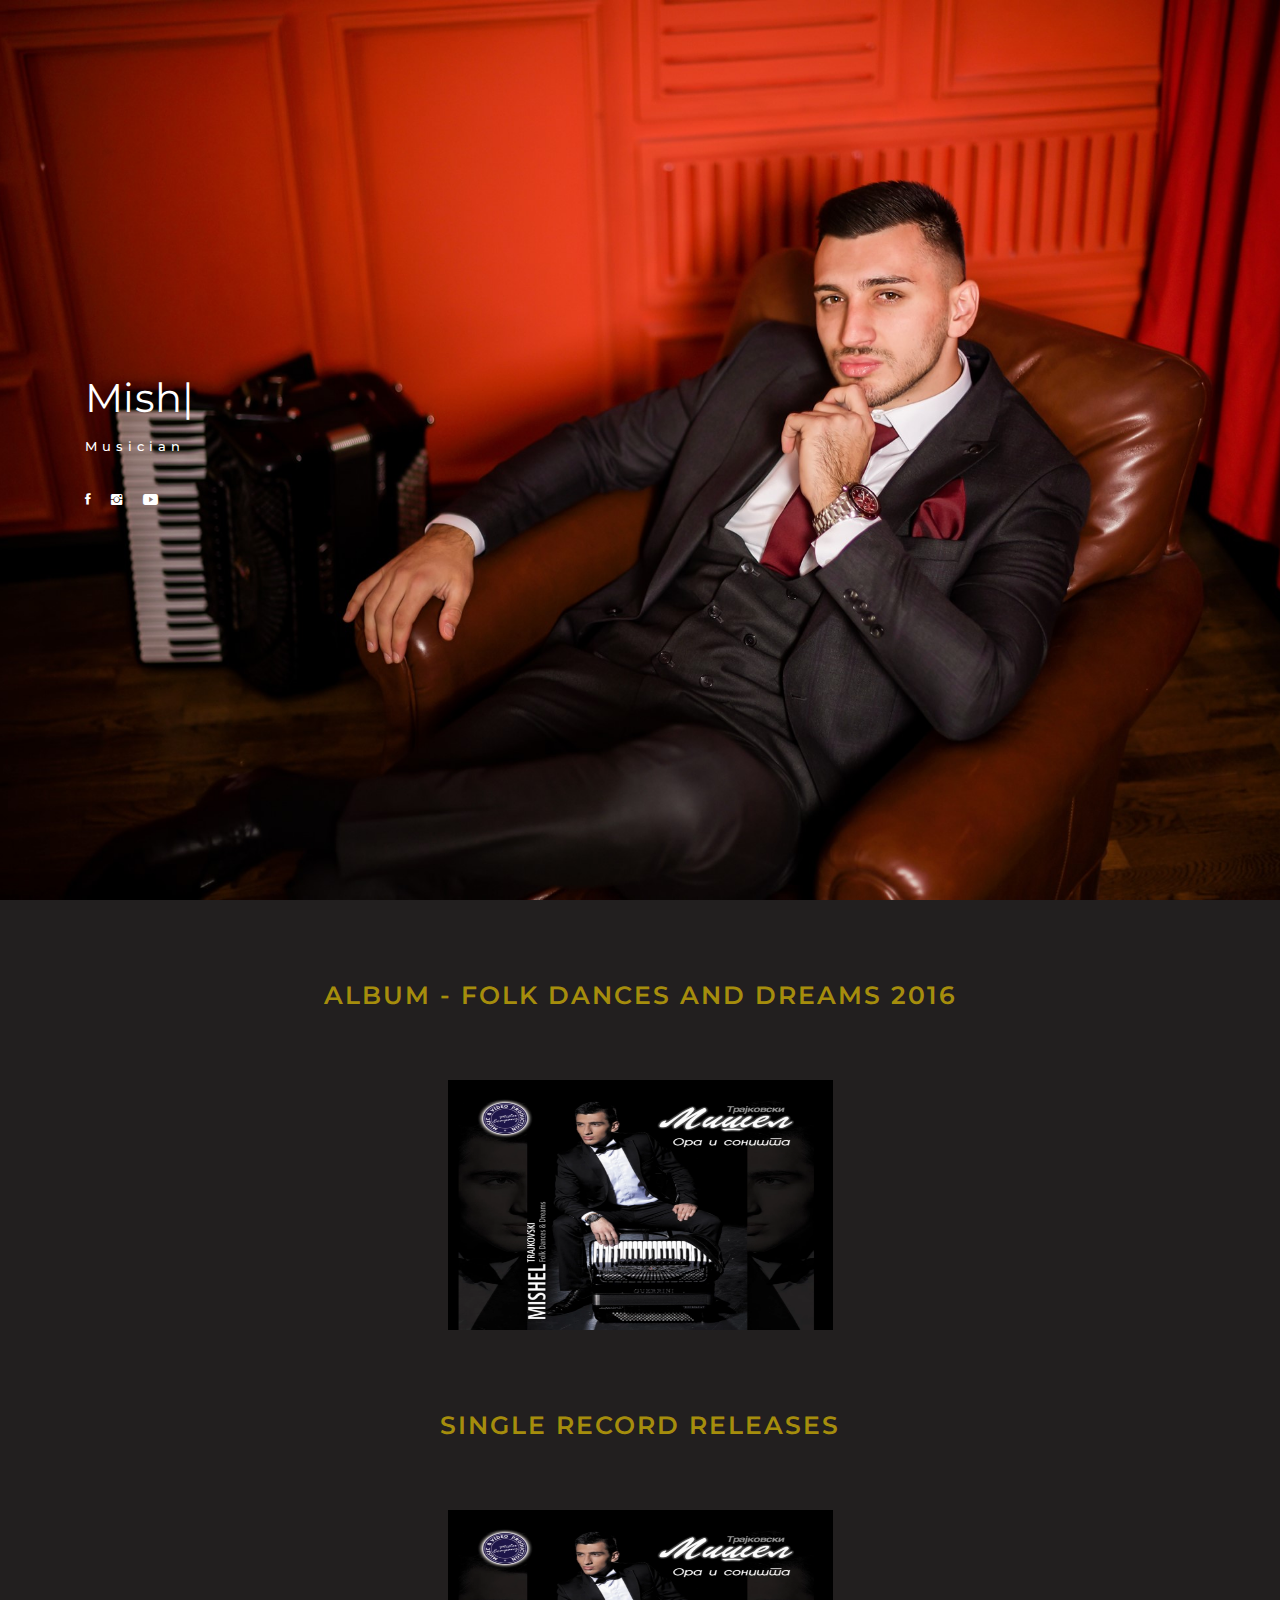
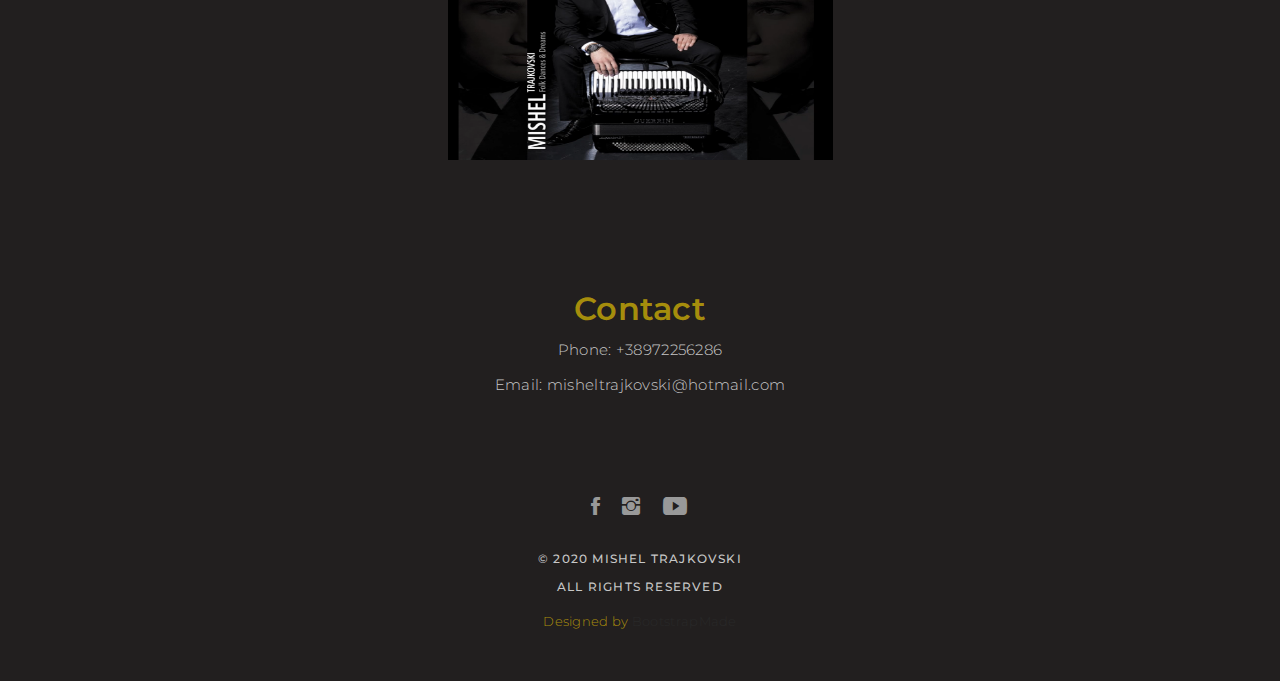
<file: Webpage/music.html>
<!DOCTYPE html>
<html lang="en">

<head>
  <!-- meta -->
  <meta charset="utf-8">
  <meta content="width=device-width, initial-scale=1.0" name="viewport">

  <title>Mishel Trajkovski</title>
  <meta content="" name="keywords">
  <meta content="" name="description">

  <!-- Google Fonts -->
  <link href="https://fonts.googleapis.com/css2?family=Montserrat:wght@100;500&display=swap" rel="stylesheet">
  <link href="https://fonts.googleapis.com/css?family=Poppins:300,300i,400,400i,500,500i,600,600i,700,700i|Playfair+Display:400,400i,700,700i,900,900i" rel="stylesheet">

  <!-- Bootstrap CSS File -->
  <link href="lib/bootstrap/css/bootstrap.min.css" rel="stylesheet">

  <!-- Libraries CSS Files -->
  <link href="lib/ionicons/css/ionicons.min.css" rel="stylesheet">
  <link href="lib/owlcarousel/assets/owl.carousel.min.css" rel="stylesheet">
  <link href="lib/magnific-popup/magnific-popup.css" rel="stylesheet">
  <link href="lib/hover/hover.min.css" rel="stylesheet">

  <!-- Main Stylesheet File -->
  <link href="css/style.css" rel="stylesheet">

  <!-- Responsive css -->
  <link href="css/responsive.css" rel="stylesheet">

  <!-- Favicon -->
  <link rel="shortcut icon" href="images/mishel-logo.jpg">

</head>

<body>

  <!-- start section navbar -->
  <nav id="main-nav">
    <div class="row">
      <div class="container">

        <div class="logo">
          <a href="index.html"><img src="images/mishel-logo.jpg" alt="logo"></a>
        </div>

        <div class="responsive"><i data-icon="m" class="ion-navicon-round"></i></div>

        <ul class="nav-menu list-unstyled">
          <li><a href="about.html" class="smoothScroll">About</a></li>
          <li><a href="music.html" class="smoothScroll">Music</a></li>
          <li><a href="news.html" class="smoothScroll">News</a></li>
          <li><a href="#contact" class="smoothScroll">Contact</a></li>
        </ul>

      </div>
    </div>
  </nav>
  <!-- End section navbar -->


  <!-- start section header -->
  <div id="header" class="home">

    <div class="container">
      <div class="header-content">
        <h1> <span class="typed"></span></h1>
        <p>Musician</p>

        <ul class="list-unstyled list-social">
          <li><a href="https://www.facebook.com/MishelTrajkovski/" target="_blank"><i class="ion-social-facebook"></i></a></li>
          <li><a href="https://www.instagram.com/misheltrajkovski/" target="_blank"><i class="ion-social-instagram"></i></a></li>
          <li><a href="https://www.youtube.com/channel/UCKeHnP7MVvu0O_TH0qCrCnA/featured" target="_blank"><i class="ion-social-youtube"></i></a></li>
        </ul>
      </div>
    </div>
  </div>
  <!-- End section header -->



  <!-- start section music -->
  <div id="music-section" class="container text-center">
    <div class="section-title text-center">
      <h2>Album - Folk Dances and Dreams 2016</h2>
    </div>

    <a href="albums.html"><img width="385" height="250" src="images/mishel-album-naslovna.jpg" class="img-responsive" alt="img"></a>
  </div>

  <div id="music-section" class="container text-center">
    <div class="section-title text-center">
      <h2>Single Record Releases</h2>
    </div>

    <a href="singles.html"><img width="385" height="250" src="images/mishel-album-naslovna.jpg" class="img-responsive" alt="img"></a>
  </div>
  <!-- End section music -->


  <!-- start section contact -->
  <div id="contact" class="paddsection">
    <div class="contact-centered-text">
      <h2>Contact</h2>

      <p>Phone: +38972256286</p>
      <p>Email: misheltrajkovski@hotmail.com</p>
    </div>
  </div>
  <!-- End sectoion contact -->


  <!-- start section footer -->
  <div id="footer" class="text-center">
    <div class="container">
      <div class="socials-media text-center">

        <ul class="list-unstyled">
          <li><a href="https://www.facebook.com/MishelTrajkovski/" target="_blank"><i class="ion-social-facebook"></i></a></li>
          <li><a href="https://www.instagram.com/misheltrajkovski/" target="_blank"><i class="ion-social-instagram"></i></a></li>
          <li><a href="https://www.youtube.com/channel/UCKeHnP7MVvu0O_TH0qCrCnA/featured" target="_blank"><i class="ion-social-youtube"></i></a></li>
        </ul>

      </div>

      <p>&copy; 2020  Mishel Trajkovski <br> All Rights Reserved</p>

      <div class="credits">

        Designed by <a href="https://bootstrapmade.com/">BootstrapMade</a>
      </div>

    </div>
  </div>
  <!-- End section footer -->

  <!-- JavaScript Libraries -->
  <script src="lib/jquery/jquery.min.js"></script>
  <script src="lib/jquery/jquery-migrate.min.js"></script>
  <script src="lib/bootstrap/js/bootstrap.bundle.min.js"></script>
  <script src="lib/typed/typed.js"></script>
  <script src="lib/owlcarousel/owl.carousel.min.js"></script>
  <script src="lib/magnific-popup/magnific-popup.min.js"></script>
  <script src="lib/isotope/isotope.pkgd.min.js"></script>

  <!-- Contact Form JavaScript File -->
  <script src="contactform/contactform.js"></script>

  <!-- Template Main Javascript File -->
  <script src="js/main.js"></script>

</body>

</html>
</file>
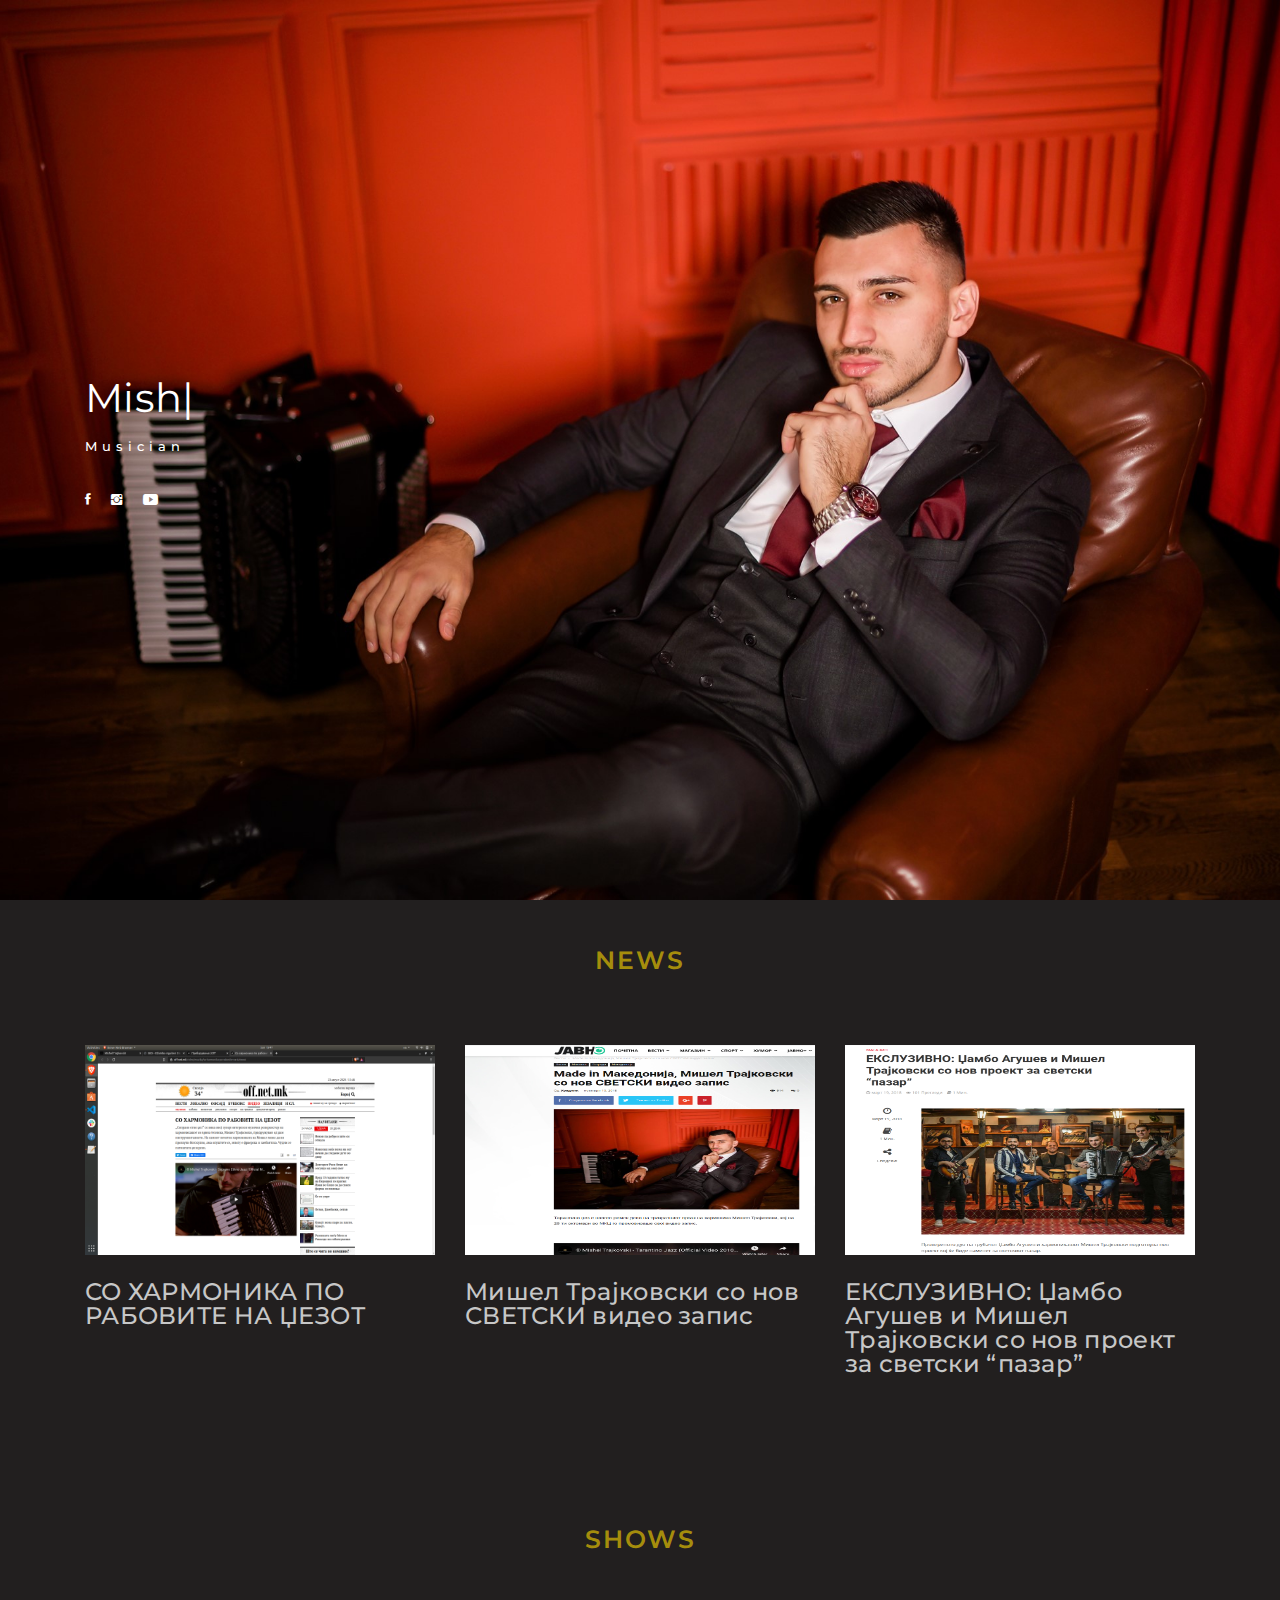
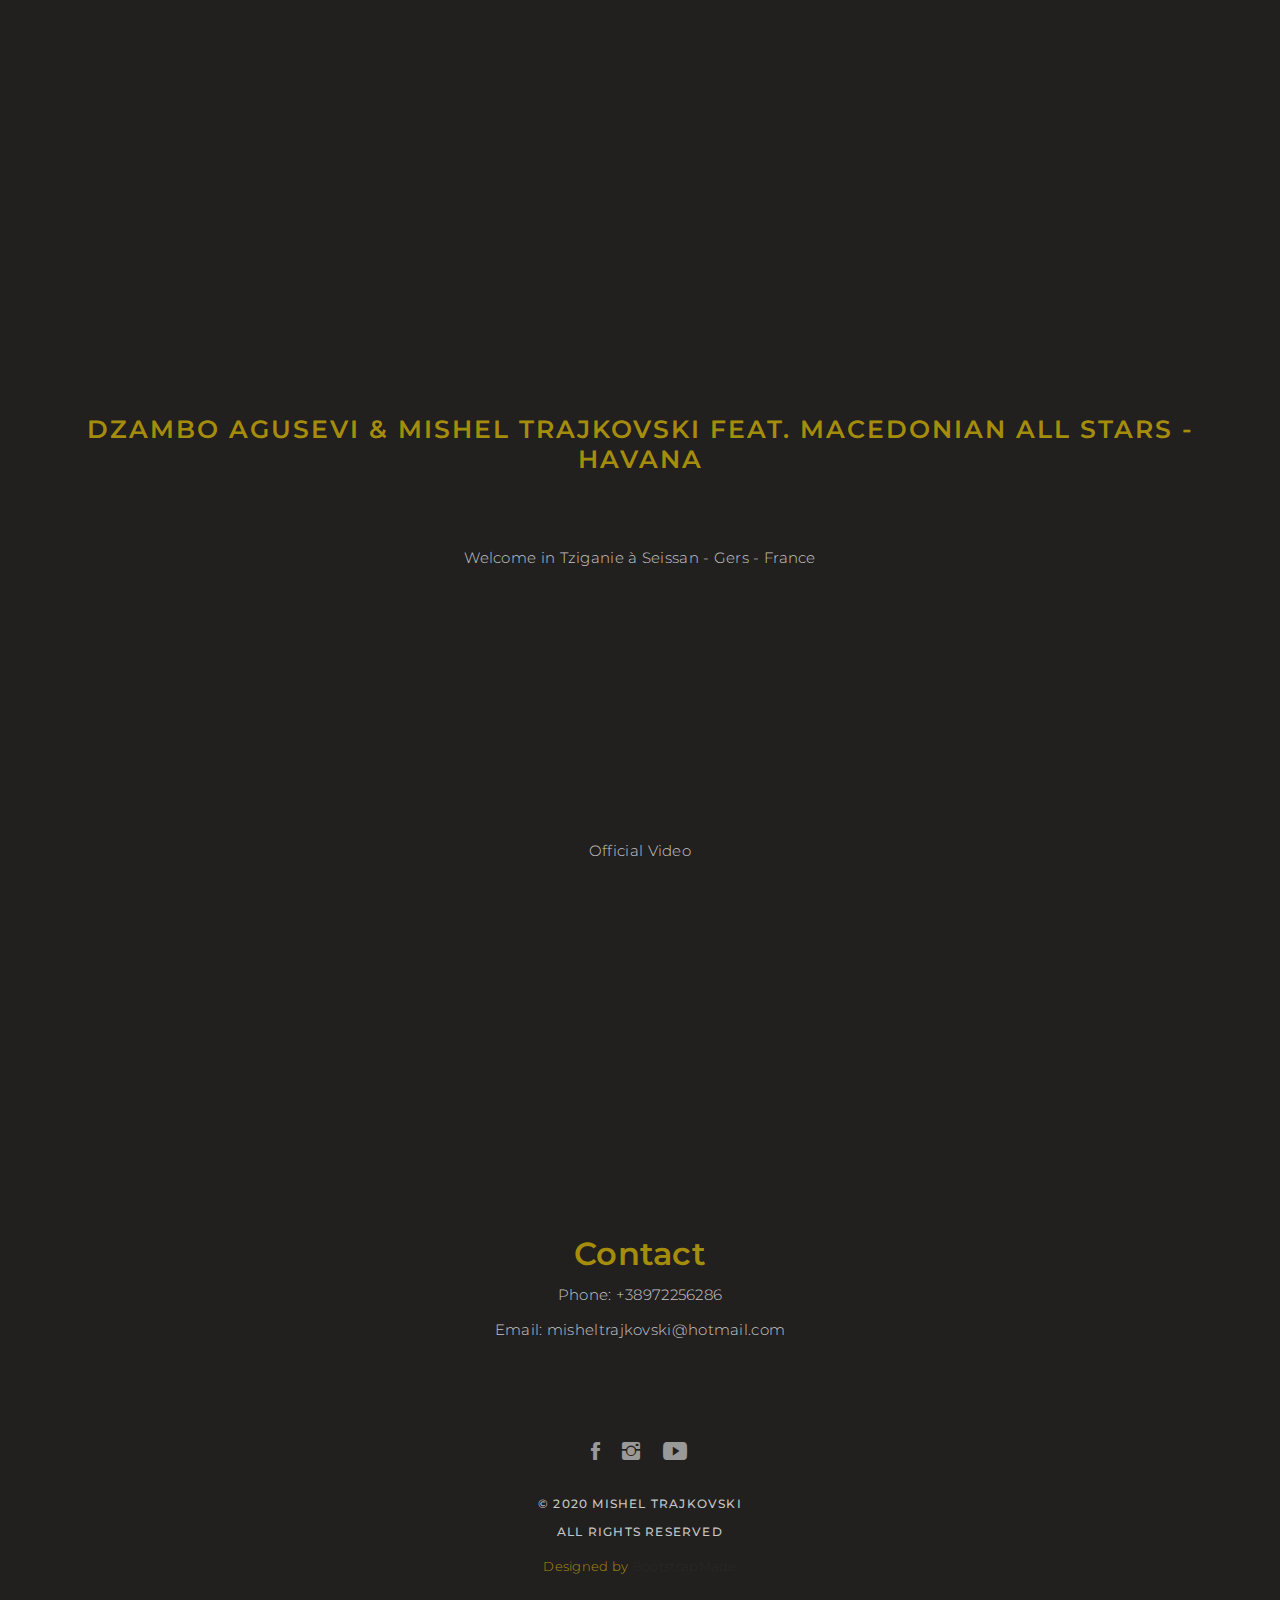
<file: Webpage/news.html>
<!DOCTYPE html>
<html lang="en">

<head>
  <!-- meta -->
  <meta charset="utf-8">
  <meta content="width=device-width, initial-scale=1.0" name="viewport">

  <title>Mishel Trajkovski</title>
  <meta content="" name="keywords">
  <meta content="" name="description">

  <!-- Google Fonts -->
  <link href="https://fonts.googleapis.com/css2?family=Montserrat:wght@100;500&display=swap" rel="stylesheet">
  <link href="https://fonts.googleapis.com/css?family=Poppins:300,300i,400,400i,500,500i,600,600i,700,700i|Playfair+Display:400,400i,700,700i,900,900i" rel="stylesheet">

  <!-- Bootstrap CSS File -->
  <link href="lib/bootstrap/css/bootstrap.min.css" rel="stylesheet">

  <!-- Libraries CSS Files -->
  <link href="lib/ionicons/css/ionicons.min.css" rel="stylesheet">
  <link href="lib/owlcarousel/assets/owl.carousel.min.css" rel="stylesheet">
  <link href="lib/magnific-popup/magnific-popup.css" rel="stylesheet">
  <link href="lib/hover/hover.min.css" rel="stylesheet">

  <!-- Main Stylesheet File -->
  <link href="css/style.css" rel="stylesheet">

  <!-- Responsive css -->
  <link href="css/responsive.css" rel="stylesheet">

  <!-- Favicon -->
  <link rel="shortcut icon" href="images/mishel-logo.jpg">

</head>

<body>

  <!-- start section navbar -->
  <nav id="main-nav">
    <div class="row">
      <div class="container">

        <div class="logo">
          <a href="index.html"><img src="images/mishel-logo.jpg" alt="logo"></a>
        </div>

        <div class="responsive"><i data-icon="m" class="ion-navicon-round"></i></div>

        <ul class="nav-menu list-unstyled">
          <li><a href="about.html" class="smoothScroll">About</a></li>
          <li><a href="music.html" class="smoothScroll">Music</a></li>
          <li><a href="news.html" class="smoothScroll">News</a></li>
          <li><a href="#contact" class="smoothScroll">Contact</a></li>
        </ul>

      </div>
    </div>
  </nav>
  <!-- End section navbar -->


  <!-- start section header -->
  <div id="header" class="home">

    <div class="container">
      <div class="header-content">
        <h1> <span class="typed"></span></h1>
        <p>Musician</p>

        <ul class="list-unstyled list-social">
          <li><a href="https://www.facebook.com/MishelTrajkovski/" target="_blank"><i class="ion-social-facebook"></i></a></li>
          <li><a href="https://www.instagram.com/misheltrajkovski/" target="_blank"><i class="ion-social-instagram"></i></a></li>
          <li><a href="https://www.youtube.com/channel/UCKeHnP7MVvu0O_TH0qCrCnA/featured" target="_blank"><i class="ion-social-youtube"></i></a></li>
        </ul>
      </div>
    </div>
  </div>
  <!-- End section header -->


  <!-- start section journal -->
  <div id="journal" class="text-left paddsection">

    <div class="container">
      <div class="section-title text-center">
        <h2>News</h2>
      </div>
    </div>

    <div class="container">
      <div class="journal-block">
        <div class="row">

          <div class="col-lg-4 col-md-6">
            <div class="journal-info">

              <a href="https://off.net.mk/video/muzika/so-harmonika-po-rabovite-na-dzhezot" target="_blank"><img width="385" height="210" src="images/mishel-vesti-1.jpg" class="img-responsive" alt="img"></a>

              <div class="journal-txt">

                <h4><a href="https://off.net.mk/video/muzika/so-harmonika-po-rabovite-na-dzhezot" target="_blank">СО ХАРМОНИКА ПО РАБОВИТЕ НА ЏЕЗОТ</a></h4>
                <!-- <p class="separator">To an English person, it will seem like simplified English</p> -->

              </div>

            </div>
          </div>

          <div class="col-lg-4 col-md-6">
            <div class="journal-info">

              <a href="http://javno.mk/made-makedonija-mishel-trajkovski-nov-svetski-video-zapis/" target="_blank"><img width="385" height="210" src="images/mishel-vesti-2.jpg" class="img-responsive" alt="img"></a>

              <div class="journal-txt">

                <h4><a href="http://javno.mk/made-makedonija-mishel-trajkovski-nov-svetski-video-zapis/" target="_blank">Мишел Трајковски со нов СВЕТСКИ видео запис</a></h4>
                <!-- <p class="separator">To an English person, it will seem like simplified English</p> -->

              </div>

            </div>
          </div>

          <div class="col-lg-4 col-md-6">
            <div class="journal-info">

              <a href="https://strumicadenes.mk/magazin/eksluzivno-dhambo-agushev-i-mishel-trajkovski-so-nov-proekt-za-svetski-pazar/" target="_blank"><img width="385" height="210" src="images/mishel-dzambo-vesti.jpg" class="img-responsive" alt="img"></a>

              <div class="journal-txt">

                <h4><a href="https://strumicadenes.mk/magazin/eksluzivno-dhambo-agushev-i-mishel-trajkovski-so-nov-proekt-za-svetski-pazar/" target="_blank">ЕКСЛУЗИВНО: Џамбо Агушев и Мишел Трајковски со нов проект за светски “пазар”</a></h4>
                <!-- <p class="separator">To an English person, it will seem like simplified English</p> -->

              </div>

            </div>
          </div>

        </div>
      </div>
    </div>

  </div>
  <!-- End section journal -->


  <!-- start section media -->
  <div id="portfolio" class="text-center paddsection">

    <div class="container">
      <div class="section-title text-center">
        <h2>Shows</h2>
      </div>
    </div>

    <div class="container">
      <div class="row">
        <div class="col-md-12">

          <div class="portfolio-container">

            <div class="col-lg-4 col-md-6 portfolio-thumbnail all mockups webdesign photography">
              <a class="popup-img">
                <iframe width="385" height="210"
                  src="https://www.youtube.com/embed/jQL_9Fmpwxg" frameborder="0" allow="accelerometer; autoplay; encrypted-media; gyroscope; picture-in-picture" allowfullscreen>
                </iframe>
              </a>
            </div>

            <div class="col-lg-4 col-md-6 portfolio-thumbnail all mockups webdesign photography">
              <a class="popup-img">
                <iframe width="385" height="210"
                  src="https://www.youtube.com/embed/cjY0CyyJyok" frameborder="0" allow="accelerometer; autoplay; encrypted-media; gyroscope; picture-in-picture" allowfullscreen>
                </iframe>
              </a>
            </div>

            <div class="col-lg-4 col-md-6 portfolio-thumbnail all mockups webdesign photography">
              <a class="popup-img">
                <iframe width="385" height="210"
                  src="https://www.youtube.com/embed/V1Hqe7jEZIE" frameborder="0" allow="accelerometer; autoplay; encrypted-media; gyroscope; picture-in-picture" allowfullscreen>
                </iframe>
              </a>
            </div>

          </div>
        </div>
      </div>
    </div>
  </div>

  <div class="container text-center">
    <div class="section-title text-center">
      <h2>Dzambo Agusevi & Mishel Trajkovski feat. Macedonian All Stars - Havana</h2>
    </div>
    <p>Welcome in Tziganie à Seissan - Gers - France</p>
    <iframe width="385" height="210"
      src="https://www.youtube.com/embed/1qn51GmwM7o" frameborder="0" allow="accelerometer; autoplay; encrypted-media; gyroscope; picture-in-picture" allowfullscreen>
    </iframe>
    <p>Official Video</p>
    <iframe width="385" height="210"
      src="https://www.youtube.com/embed/2uJSybsDTkY" frameborder="0" allow="accelerometer; autoplay; encrypted-media; gyroscope; picture-in-picture" allowfullscreen>
    </iframe>
  </div>

  <!-- end section media -->

  <!-- start section contact -->
  <div id="contact" class="paddsection">
    <div class="contact-centered-text">
      <h2>Contact</h2>

      <p>Phone: +38972256286</p>
      <p>Email: misheltrajkovski@hotmail.com</p>
      <!-- <p>Skopje, North Macedonia</p> -->
    </div>
  </div>
  <!-- End sectoion contact -->


  <!-- start section footer -->
  <div id="footer" class="text-center">
    <div class="container">
      <div class="socials-media text-center">

        <ul class="list-unstyled">
          <li><a href="https://www.facebook.com/MishelTrajkovski/" target="_blank"><i class="ion-social-facebook"></i></a></li>
          <li><a href="https://www.instagram.com/misheltrajkovski/" target="_blank"><i class="ion-social-instagram"></i></a></li>
          <li><a href="https://www.youtube.com/channel/UCKeHnP7MVvu0O_TH0qCrCnA/featured" target="_blank"><i class="ion-social-youtube"></i></a></li>
        </ul>

      </div>

      <p>&copy; 2020  Mishel Trajkovski <br> All Rights Reserved</p>

      <div class="credits">
        Designed by <a href="https://bootstrapmade.com/">BootstrapMade</a>
      </div>

    </div>
  </div>
  <!-- End section footer -->

  <!-- JavaScript Libraries -->
  <script src="lib/jquery/jquery.min.js"></script>
  <script src="lib/jquery/jquery-migrate.min.js"></script>
  <script src="lib/bootstrap/js/bootstrap.bundle.min.js"></script>
  <script src="lib/typed/typed.js"></script>
  <script src="lib/owlcarousel/owl.carousel.min.js"></script>
  <script src="lib/magnific-popup/magnific-popup.min.js"></script>
  <script src="lib/isotope/isotope.pkgd.min.js"></script>

  <!-- Contact Form JavaScript File -->
  <script src="contactform/contactform.js"></script>

  <!-- Template Main Javascript File -->
  <script src="js/main.js"></script>

</body>

</html>
</file>
<file: Webpage/css/responsive.css>
/** Width between 1200x to 0
 *  ~~~~~~~~~~~~~~~~~~~~~~~~~~~~~~~~~~~~
 */

@media (min-width: 1200px) {

}

/** Width between 992px to 1199px
 *  ~~~~~~~~~~~~~~~~~~~~~~~~~~~~~~~~~~~~
 */

@media (min-width: 992px) and (max-width: 1199px) {
  
}

/** Width between 768px to 991px
 *  ~~~~~~~~~~~~~~~~~~~~~~~~~~~~~~~~~~~~
 */

@media (min-width: 768px) and (max-width: 991px) {
  /* Navbar */
  nav {
    padding: 10px 15px;
  }
  .nav-menu {
    margin-top: 40px;
    display: none;
    float: none;
    width: 100%;
  }
  .nav-menu li {
    float: none;
    width: 100%;
    text-align: center;
    border-top: 1px solid #f7f7f7;
    line-height: 45px;
    margin-left: 0;
    padding-top: 10px;
    padding-bottom: 10px;
  }
  .responsive {
    float: right;
    padding-top: 15px;
    display: block;
  }
  /* About */
  .head-info .header-content .cmaster h1 {
    font-size: 32px;
  }
  #about .div-img-bg {
    padding: 0;
  }
  #about .div-img-bg .about-img img {
    margin-top: 0%;
    margin-left: calc(0% - 0px);
  }
  #about .about-descr .p-heading {
    font-size: 20px;
  }
  #about .about-descr .separator {
    max-width: 100%;
    margin-bottom: 0;
  }
  /* portfolio */
  #portfolio .portfolio-list .nav li {
    float: none;
    margin: 20px;
    display: inline-block;
  }
  /* journal */
  #journal .journal-block .journal-info {
    margin-bottom: 30px;
  }
  /* Contact */
  .contact-contact {
    margin-bottom: 30px;
  }
  /* Footer */
  #footer .socials-media ul li {
    margin-right: 0;
    margin-left: 0;
    float: none;
    display: inline-block;
  }
}

/** Width between 767px to 0
 *  ~~~~~~~~~~~~~~~~~~~~~~~~~~~~~~~~~~~~
 */

@media (max-width: 767px) {
  /* Navbar */
  nav {
    padding: 20px 15px;
  }
  .nav-menu {
    margin-top: 40px;
    display: none;
    float: none;
    width: 100%;
  }
  .nav-menu li {
    float: none;
    width: 100%;
    text-align: center;
    border-top: 1px solid #f7f7f7;
    line-height: 45px;
    margin-left: 0;
    padding-top: 10px;
    padding-bottom: 10px;
  }
  .responsive {
    float: right;
    padding-top: 15px;
    display: block;
  }
  /* About */
  .head-info .header-content h1 {
    font-size: 32px;
  }
  #about .div-img-bg {
    padding: 0;
  }
  #about .div-img-bg .about-img img {
    margin-top: 0%;
    margin-left: calc(0% - 0px);
  }
  #about .about-descr .p-heading {
    font-size: 20px;
  }
  #about .about-descr .separator {
    max-width: 100%;
    margin-bottom: 0;
  }
  /* portfolio */
  #portfolio .portfolio-list .nav li {
    float: none;
    margin: 20px;
    display: inline-block;
  }
  /* journal */
  #journal .journal-block .journal-info {
    margin-bottom: 30px;
  }
  /* Contact */
  .contact-contact {
    margin-bottom: 30px;
  }
  /* Footer */
  #footer .socials-media ul li {
    margin-right: 0;
    margin-left: 0;
    float: none;
    display: inline-block;
  }
}

/** Width between 600px to 0
 *  ~~~~~~~~~~~~~~~~~~~~~~~~~~~~~~~~~~~~
 */

@media (max-width: 600px) {
  /* Navbar */
  nav {
    padding: 20px 15px;
  }
  .nav-menu {
    margin-top: 40px;
    display: none;
    float: none;
    width: 100%;
  }
  .nav-menu li {
    float: none;
    width: 100%;
    text-align: center;
    border-top: 1px solid #f7f7f7;
    line-height: 45px;
    margin-left: 0;
    padding-top: 10px;
    padding-bottom: 10px;
  }
  .responsive {
    float: right;
    padding-top: 15px;
    display: block;
  }
  /* About */
  .head-info .header-content h1 {
    font-size: 32px;
  }
  #about .div-img-bg {
    padding: 0;
  }
  #about .div-img-bg .about-img img {
    margin-top: 0%;
    margin-left: calc(0% - 0px);
  }
  #about .about-descr .p-heading {
    font-size: 20px;
  }
  #about .about-descr .separator {
    max-width: 100%;
    margin-bottom: 0;
  }
  /* portfolio */
  #portfolio .portfolio-list .nav li {
    float: none;
    margin: 10px;
    display: inline-block;
  }
  /* journal */
  #journal .journal-block .journal-info {
    margin-bottom: 30px;
  }
  /* Contact */
  .contact-contact {
    margin-bottom: 30px;
  }
  /* Footer */
  #footer .socials-media ul li {
    margin-right: 0;
    margin-left: 0;
    float: none;
    display: inline-block;
  }
}

/** Width between 480px to 0
 *  ~~~~~~~~~~~~~~~~~~~~~~~~~~~~~~~~~~~~
 */

@media (max-width: 480px) {
  /* Navbar */
  nav {
    padding: 20px 15px;
  }
  .nav-menu {
    margin-top: 40px;
    display: none;
    float: none;
    width: 100%;
  }
  .nav-menu li {
    float: none;
    width: 100%;
    text-align: center;
    border-top: 1px solid #f7f7f7;
    line-height: 45px;
    margin-left: 0;
    padding-top: 10px;
    padding-bottom: 10px;
  }
  .responsive {
    float: right;
    padding-top: 15px;
    display: block;
  }
  /* About */
  .head-info .header-content h1 {
    font-size: 32px;
  }
  #about .div-img-bg {
    padding: 0;
  }
  #about .div-img-bg .about-img img {
    margin-top: 0%;
    margin-left: calc(0% - 0px);
  }
  #about .about-descr .p-heading {
    font-size: 20px;
  }
  #about .about-descr .separator {
    max-width: 100%;
    margin-bottom: 0;
  }
  /* portfolio */
  #portfolio .portfolio-list .nav li {
    float: none;
    margin: 20px;
  }
  /* journal */
  #journal .journal-block .journal-info {
    margin-bottom: 30px;
  }
  /* Contact */
  .contact-contact {
    margin-bottom: 30px;
  }
  /* Footer */
  #footer .socials-media ul li {
    margin-right: 0;
    margin-left: 0;
    float: none;
    display: inline-block;
  }
}

/** Width between 320px to 0
 *  ~~~~~~~~~~~~~~~~~~~~~~~~~~~~~~~~~~~~
 */

@media (max-width: 320px) {
  /* Navbar */
  nav {
    padding: 20px 15px;
  }
  .nav-menu {
    margin-top: 40px;
    display: none;
    float: none;
    width: 100%;
  }
  .nav-menu li {
    float: none;
    width: 100%;
    text-align: center;
    border-top: 1px solid #f7f7f7;
    line-height: 45px;
    margin-left: 0;
    padding-top: 10px;
    padding-bottom: 10px;
  }
  .responsive {
    float: right;
    padding-top: 15px;
    display: block;
  }
  /* About */
  .head-info .header-content h1 {
    font-size: 32px;
  }
  #about .div-img-bg {
    padding: 0;
  }
  #about .div-img-bg .about-img img {
    margin-top: 0%;
    margin-left: calc(0% - 0px);
  }
  #about .about-descr .p-heading {
    font-size: 20px;
  }
  #about .about-descr .separator {
    max-width: 100%;
    margin-bottom: 0;
  }
  /* portfolio */
  #portfolio .portfolio-list .nav li {
    float: none;
    margin: 20px;
  }
  /* journal */
  #journal .journal-block .journal-info {
    margin-bottom: 30px;
  }
  /* Contact */
  .contact-contact {
    margin-bottom: 30px;
  }
  /* Footer */
  #footer .socials-media ul li {
    margin-right: 0;
    margin-left: 0;
    float: none;
    display: inline-block;
  }
  /* Single page */
  .entry-comments-body span {
    display: inline-block;
    margin-right: 0;
  }
}
</file>
<file: Webpage/css/blog.css>
/*-----------------------------------------------------------------------------------*/

/*  -  Navbar fixd page
/*-----------------------------------------------------------------------------------*/

.subpage-nav {
  display: block !important;
  position: relative;
}

/*-----------------------------------------------------------------------------------*/

/*  /* Single page */

/*-----------------------------------------------------------------------------------*/

/* main content */

.main-content {
  background: #f7f7f7;
}

.main-content .container-main {
  display: inline-block;
  width: 100%;
}

.main-content .container-main .block-main {
  margin-bottom: 30px;
  overflow: hidden;
}

.container-main .block-main .content-main {
  background: #fff none repeat scroll 0 0;
  display: inline-block;
  width: 100%;
}

.journal-txt h4 a {
  display: block;
  font-size: 19px;
  line-height: 24px;
  margin: 0 0 13px 0;
  font-weight: 500;
  color: #292929;
  -moz-transition: all 0.5s ease-in-out 0s;
  -ms-transition: all 0.5s ease-in-out 0s;
  -o-transition: all 0.5s ease-in-out 0s;
  -webkit-transition: all 0.5s ease-in-out 0s;
  transition: all 0.5s ease-in-out 0s;
}

.journal-txt h4 a:hover {
  color: #b8a07e;
  -moz-transition: all 0.5s ease-in-out 0s;
  -ms-transition: all 0.5s ease-in-out 0s;
  -o-transition: all 0.5s ease-in-out 0s;
  -webkit-transition: all 0.5s ease-in-out 0s;
  transition: all 0.5s ease-in-out 0s;
}

.post-meta ul li {
  font-size: 12px;
  font-weight: normal;
  margin-left: 8px;
  margin-right: 8px;
  text-transform: capitalize;
  display: inline-block;
  float: none;
}

.content-main .post-meta a {
  color: #a2a2a2;
  margin-left: 5px;
}

/* Commonts */

.comments {
  background: #fff;
}

.entry-comments h6 {
  margin-right: 10px;
  font-size: 13px;
  letter-spacing: 0.1em;
  font-weight: 500;
}

.entry-comments-item {
  margin-top: 40px;
  padding-bottom: 40px;
  border-bottom: 1px solid #f2f2f2;
}

.entry-comments-avatar {
  position: absolute;
  display: block;
  border-radius: 50%;
  width: 60px;
  height: 60px;
}

.entry-comments-body {
  padding-left: 86px;
}

.entry-comments-author {
  margin-right: 10px;
  font-size: 13px;
  color: #292929;
  letter-spacing: 0.1em;
  font-weight: 500;
}

.rep {
  font-size: 13px;
  color: #292929;
  letter-spacing: 0.1em;
  font-weight: 500;
  text-transform: capitalize;
}

.entry-comments span a {
  font-size: 13px;
  color: #999;
}

.entry-comments-reply {
  padding-left: 10%;
}

/* Commonts form */

.cmt {
  background: #fff;
}

blockquote {
  padding: 40px;
  background-color: #f2f2f2;
  margin: 30px 0;
  border: none;
  border-left: 4px solid #b8a07e;
}
</file>
<file: Webpage/css/style.css>
/*
  Theme Name: Folio
  Theme URL: https://bootstrapmade.com/folio-bootstrap-portfolio-template/
  Author: BootstrapMade.com
  Author URL: https://bootstrapmade.com
*/

/*  General Styling
/*-----------------------------------------------------------------------------------*/

body {
  background: #221f1f;
  color: rgba(255, 217, 0, 0.61);
  font-family: 'Montserrat', sans-serif;
  font-size: 15px;
  font-weight: 300;
  line-height: 20px;
  letter-spacing: 0.02em;
  overflow-x: hidden;
  margin: 0 auto;
  padding: 0;
  -moz-box-sizing: border-box;
  -ms-box-sizing: border-box;
  -o-box-sizing: border-box;
  -webkit-box-sizing: border-box;
  box-sizing: border-box;
}

h1, h2, h3, h4, h5, h6 {
  margin: 0;
}

h2 {
  color: rgba(255, 217, 0, 0.61);
  font-weight: 600;
}

h4 {
  color: #c7c7c7;
  font-size: 14px;
  font-weight: 600;
}

a {
  color: #292929;
  text-decoration: none !important;
  -moz-transition: all 0.5s ease-in-out 0s;
  -ms-transition: all 0.5s ease-in-out 0s;
  -o-transition: all 0.5s ease-in-out 0s;
  -webkit-transition: all 0.5s ease-in-out 0s;
  transition: all 0.5s ease-in-out 0s;
}

a:hover {
  -moz-transition: all 0.5s ease-in-out 0s;
  -ms-transition: all 0.5s ease-in-out 0s;
  -o-transition: all 0.5s ease-in-out 0s;
  -webkit-transition: all 0.5s ease-in-out 0s;
  transition: all 0.5s ease-in-out 0s;
}

a:hover, a:focus {
  color: #b8a07e;
  text-decoration: underline;
}

nav ul li a {
  padding: 2px 0 0 0;
  position: relative;
  display: block;
  font-size: 12px;
  color: #c7c7c7;
  letter-spacing: 0.1em;
  font-weight: 500;
  line-height: 14px;
  text-transform: uppercase;
  -moz-transition: all 0.5s ease-in-out 0s;
  -ms-transition: all 0.5s ease-in-out 0s;
  -o-transition: all 0.5s ease-in-out 0s;
  -webkit-transition: all 0.5s ease-in-out 0s;
  transition: all 0.5s ease-in-out 0s;
}

p {
  margin: 25px 0;
  padding: 0;
  font-size: 15px;
  color: #c7c7c7;
  line-height: 28px;
}

::-moz-selection {
  background: #b8a07e;
  color: #fff;
}

::selection {
  background: #b8a07e;
  color: #fff;
}

.btn {
  background: #333;
  border: medium none;
  border-radius: 0;
  color: #fff;
  font-size: 12px;
  height: 50px;
  line-height: 50px;
  padding: 0 30px;
  text-transform: uppercase;
}

.btn:hover, .btn:focus {
  color: #fff;
}

.padDiv {
  padding: 30px 20px;
}

.section-title {
  margin-bottom: 70px;
}

.section-title h2 {
  font-size: 25px;
  letter-spacing: 2px;
  text-transform: uppercase;
}

.form-control {
  background-color: transparent;
  border: 1px solid #999;
  border-radius: 0;
  color: #c7c7c7;
  font-size: 12px;
  font-weight: 500;
  height: 50px;
  letter-spacing: 0.1em;
  padding-left: 10px;
  margin: 0 0 25px 0;
  line-height: 14px;
  text-transform: uppercase;
}

.form-control:focus {
  box-shadow: none;
  outline: 0 none;
}

.paddsection {
  padding-top: 45px;
  padding-bottom: 40px;
}

.paddsections {
  padding-top: 90px;
  padding-bottom: 90px !important;
}

.hvr-shutter-in-horizontal::before {
  background: #333;
}

.hvr-shutter-in-horizontal:hover {
  background: #b8a07e;
}

.mb-30 {
  margin-bottom: 30px;
}

/*-----------------------------------------------------------------------------------*/
/*  Navbar Top
/*-----------------------------------------------------------------------------------*/

nav {
  position: fixed;
  background: rgba(255, 217, 0, 0.377);
  z-index: 1000;
  width: 100%;
  padding: 20px;
  display: none;
  -webkit-box-shadow: 0px 2px 92px 0px rgba(0, 0, 0, 0.18);
  -moz-box-shadow: 0px 2px 92px 0px rgba(0, 0, 0, 0.18);
  box-shadow: 0px 2px 92px 0px rgba(0, 0, 0, 0.18);
}

.nav-menu {
  float: right;
  line-height: 32px;
  margin-bottom: 0;
  padding-top: 16px;
}

nav ul li {
  float: left;
  margin-right: 15px;
  font-family: 'Montserrat', sans-serif;
  font-size: 14px;
  margin-left: 40px;
}

nav ul li a {
  padding: 2px 0 0 0;
  position: relative;
  display: block;
  font-size: 14px;
  color: #221f1f;
  font-family: 'Montserrat', sans-serif;
  font-weight: 500;
  line-height: 16px;
  text-transform: uppercase;
  letter-spacing: 0.02em;
  text-transform: capitalize;
}

.logo {
  float: left;
}

.logo img {
  width: 100px;
  height: 50px;
}

.responsive {
  display: none;
  font-size: 23px;
}

.active {
  color: #afafaf;
}

/*----------------------------------------------------------------------------------*/
/*  Header
/*-----------------------------------------------------------------------------------*/

#header {
  background: url("../images/mishel-media-1.jpg") repeat scroll center center / cover;
  height: 100vh;
  width: 100%;
  font-family: 'Montserrat', sans-serif;
}


#header .header-content {
  height: 100vh;
  text-align: left;
  width: 100%;
  display: flex;
  justify-content: center;
  flex-direction: column;
}

.header-content h1 {
  font-size: 40px;
  font-weight: 400;
  margin-bottom: 10px;
  /* text-transform: uppercase; */
  color: #fff;
}

.header-content p {
  font-size: 13px;
  letter-spacing: 5px;
  margin-top: 0;
  margin-bottom: 30px;
  text-transform: capitalize;
  color: #fff;
  font-weight: 500;
}

.header-content .list-social li {
  float: left;
  margin-right: 20px;
}

.header-content .list-social li i {
  color: #fff;
  font-size: 15px;
}

/*-----------------------------------------------------------------------------------*/
/*  Aout-us
/*-----------------------------------------------------------------------------------*/

#about {
  width: 100%;
  height: auto;
  background: #221f1f;
  padding-top: 190px;
}

#about .div-img-bg {
  padding-bottom: 30px;
  border: 20px solid #b8a07e;
}

#about .div-img-bg .about-img img {
  width: 100%;
  box-shadow: 0px 0px 85px 0px rgba(0, 0, 0, 0.14);
  margin-top: -60px;
  margin-left: 40px;
  height: 400px;
  object-fit: cover;
}

#about .about-descr .p-heading {
  font-family: 'Montserrat', sans-serif;
  font-size: 28px;
  text-align: left;
}

#about .about-descr .separator {
  max-width: 80%;
  margin-bottom: 0;
  text-align: left;
}

/*-----------------------------------------------------------------------------------*/
/*   Services
/*-----------------------------------------------------------------------------------*/

#services {
  background: #221f1f;
  position: relative;
  padding-bottom: 80px;
}

.owl-item {
  float: left;
}
.services-block span {
  margin: 10px 0;
  position: relative;
  font-size: 13px;
  color: #292929;
  letter-spacing: 0.1em;
  font-weight: 500;
  text-transform: uppercase;
  display: block;
}

.services-block .separator {
  margin: 0;
  font-size: 13px;
  line-height: 22px;
}

.services-block i {
  font-size: 44px;
  color: #b8a07e;
  line-height: 44px;
}


.services-carousel  .owl-stage-outer {
  overflow: hidden;
}

.services-carousel .owl-dots {
  margin-top: 5px;
  text-align: center;
}

.services-carousel .owl-dot {
  display: inline-block;
  margin: 0 5px;
  width: 12px !important;
  height: 12px !important;
  border-radius: 50%;
  border: 0;
  padding: 0 !important;
  background-color: #ddd;
  cursor: pointer;
}

.services-carousel .owl-dot.active {
  background-color: #b8a07e;
}

.owl-nav {
  display: none;
}


/*-----------------------------------------------------------------------------------*/
/*  Portfolio
/*-----------------------------------------------------------------------------------*/

#portfolio {
  position: relative;
  padding-bottom: 30px;
}

#portfolio .container {
  margin-bottom: 0px;
  padding-bottom: 5px;
  margin-top: 0px;
  padding-top: 5px;
}

#portfolio .portfolio-list {
  margin-bottom: 30px;
}

#portfolio .portfolio-list .nav {
  display: inline-block;
  margin: 0;
}

#portfolio .portfolio-list .nav li {
  margin: 0 40px 0 0;
  float: left;
  font-size: 14px;
  color: #fff;
  line-height: 16px;
  cursor: pointer;
  font-family: 'Montserrat', sans-serif;
  font-weight: 500;
  letter-spacing: 0.02em;
  text-transform: capitalize;
  -moz-transition: all 0.5s ease-in-out 0s;
  -ms-transition: all 0.5s ease-in-out 0s;
  -o-transition: all 0.5s ease-in-out 0s;
  -webkit-transition: all 0.5s ease-in-out 0s;
  transition: all 0.5s ease-in-out 0s;
}

#portfolio .portfolio-list .nav li:hover, #portfolio .portfolio-list .nav li.filter-active  {
  color: #b8a07e;
  -moz-transition: all 0.5s ease-in-out 0s;
  -ms-transition: all 0.5s ease-in-out 0s;
  -o-transition: all 0.5s ease-in-out 0s;
  -webkit-transition: all 0.5s ease-in-out 0s;
  transition: all 0.5s ease-in-out 0s;
}

#portfolio .portfolio-container {
  display: inline-block;
  margin-bottom: 50px;
  width: 100%;
}

.portfolio-thumbnail {
  margin-bottom: 30px;
  overflow: hidden;
  min-height: 260px;
}

.portfolio-thumbnail img {
  max-width: 100%;
}

/*-----------------------------------------------------------------------------------*/
/*  Journal
/*-----------------------------------------------------------------------------------*/

#journal,  #journal-blog {
  height: auto;
  width: 100%;
  background: #221f1f;
  padding-bottom: 60px;
  position: relative;
}

#journal-blog {
  background: #fff;
  padding-bottom: 30px;
}

#journal .journal-block {
  display: inline-block;
  height: auto;
  width: 100%;
}

#journal .journal-block .journal-info {
  position: relative;
}

.journal-block .journal-info img {
  max-width: 100%;
}

.journal-block .journal-info .journal-txt {
  padding: 25px 0px;
  position: relative;
}

.journal-block .journal-info .journal-txt h4 a {
  display: block;
  font-size: 24px;
  line-height: 24px;
  margin: 0 0 13px 0;
  font-weight: 500;
  color: #c7c7c7;
  -moz-transition: all 0.5s ease-in-out 0s;
  -ms-transition: all 0.5s ease-in-out 0s;
  -o-transition: all 0.5s ease-in-out 0s;
  -webkit-transition: all 0.5s ease-in-out 0s;
  transition: all 0.5s ease-in-out 0s;
}

.journal-block .journal-info .journal-txt h4 a:hover {
  color: #b8a07e;
  -moz-transition: all 0.5s ease-in-out 0s;
  -ms-transition: all 0.5s ease-in-out 0s;
  -o-transition: all 0.5s ease-in-out 0s;
  -webkit-transition: all 0.5s ease-in-out 0s;
  transition: all 0.5s ease-in-out 0s;
}

.journal-block .journal-info .journal-txt p {
  margin: 0;
  font-size: 14px;
  line-height: 24px;
}

/*-----------------------------------------------------------------------------------*/
/*  Contact
/*-----------------------------------------------------------------------------------*/

.contact-centered-text{
  position: relative;
  text-align: center;
}

#contact p {
  display: block;
  margin-block-start: 0.5em;
  margin-block-end: 0.3em;
  margin-inline-start: 0px;
  margin-inline-end: 0px;
}

#contact {
  height: auto;
  width: 100%;
  margin-top: 50px;
  padding-top: 80px;
}

.contact-details {
  list-style: none;
  margin: 0;
  padding: 0;
}

.contact-details li {
  padding-bottom: 10px;
}

#contact input, #contact textarea {
  width: 100%;
}


#contact  #sendmessage {
  color: #18d26e;
  border: 1px solid #18d26e;
  display: none;
  text-align: center;
  padding: 15px;
  font-weight: 600;
  margin: 15px;
}

#contact  #errormessage {
  color: red;
  display: none;
  border: 1px solid red;
  text-align: center;
  padding: 15px;
  font-weight: 600;
  margin: 15px;
}

#contact #sendmessage.show, #contact #errormessage.show, #contact .show {
  display: block;
}

#contact .validation {
  color: red;
  display: none;
  margin: 0 0 20px;
  font-weight: 400;
  font-size: 13px;
}

/*-----------------------------------------------------------------------------------*/
/*  Music
/*-----------------------------------------------------------------------------------*/

#music-section {
  padding-top: 70px;
  margin-top: 10px;
}

.music {
  display: block;
  margin: 0.5em;
}

audio {
  display: inline-block;
  width: 500px;
  margin: auto;
  padding: 1px;
}

.music p {
  padding: 1px;
  margin-top: 17px;
  margin-bottom: 4px;
}


/*-----------------------------------------------------------------------------------*/
/*  Footer
/*-----------------------------------------------------------------------------------*/

#footer {
  background: #221f1f;
  padding-top: 50px;
  padding-bottom: 50px;
}

#footer .socials-media {
  width: 100%;
}

#footer .socials-media ul {
  display: inline-block;
  float: none;
  margin: 0 0 20px 0;
}

#footer .socials-media ul li {
  float: left;
  margin-left: 10px;
  margin-right: 10px;
}

#footer .socials-media ul li a {
  font-size: 24px;
  color: #999;
  letter-spacing: 0.1em;
  font-weight: 500;
  background: transparent;
  text-transform: uppercase;
  -moz-transition: all 0.5s ease-in-out 0s;
  -ms-transition: all 0.5s ease-in-out 0s;
  -o-transition: all 0.5s ease-in-out 0s;
  -webkit-transition: all 0.5s ease-in-out 0s;
  transition: all 0.5s ease-in-out 0s;
}

#footer .socials-media ul li a:hover {
  color: #b8a07e;
  -moz-transition: all 0.5s ease-in-out 0s;
  -ms-transition: all 0.5s ease-in-out 0s;
  -o-transition: all 0.5s ease-in-out 0s;
  -webkit-transition: all 0.5s ease-in-out 0s;
  transition: all 0.5s ease-in-out 0s;
}

#footer p {
  font-size: 12px;
  letter-spacing: 0.1em;
  font-weight: 500;
  margin-top: 0;
  text-transform: uppercase;
  margin-bottom: 5px;
  padding-bottom: 5px;
}

.credits {
  font-size: 13px;
}
</file>
